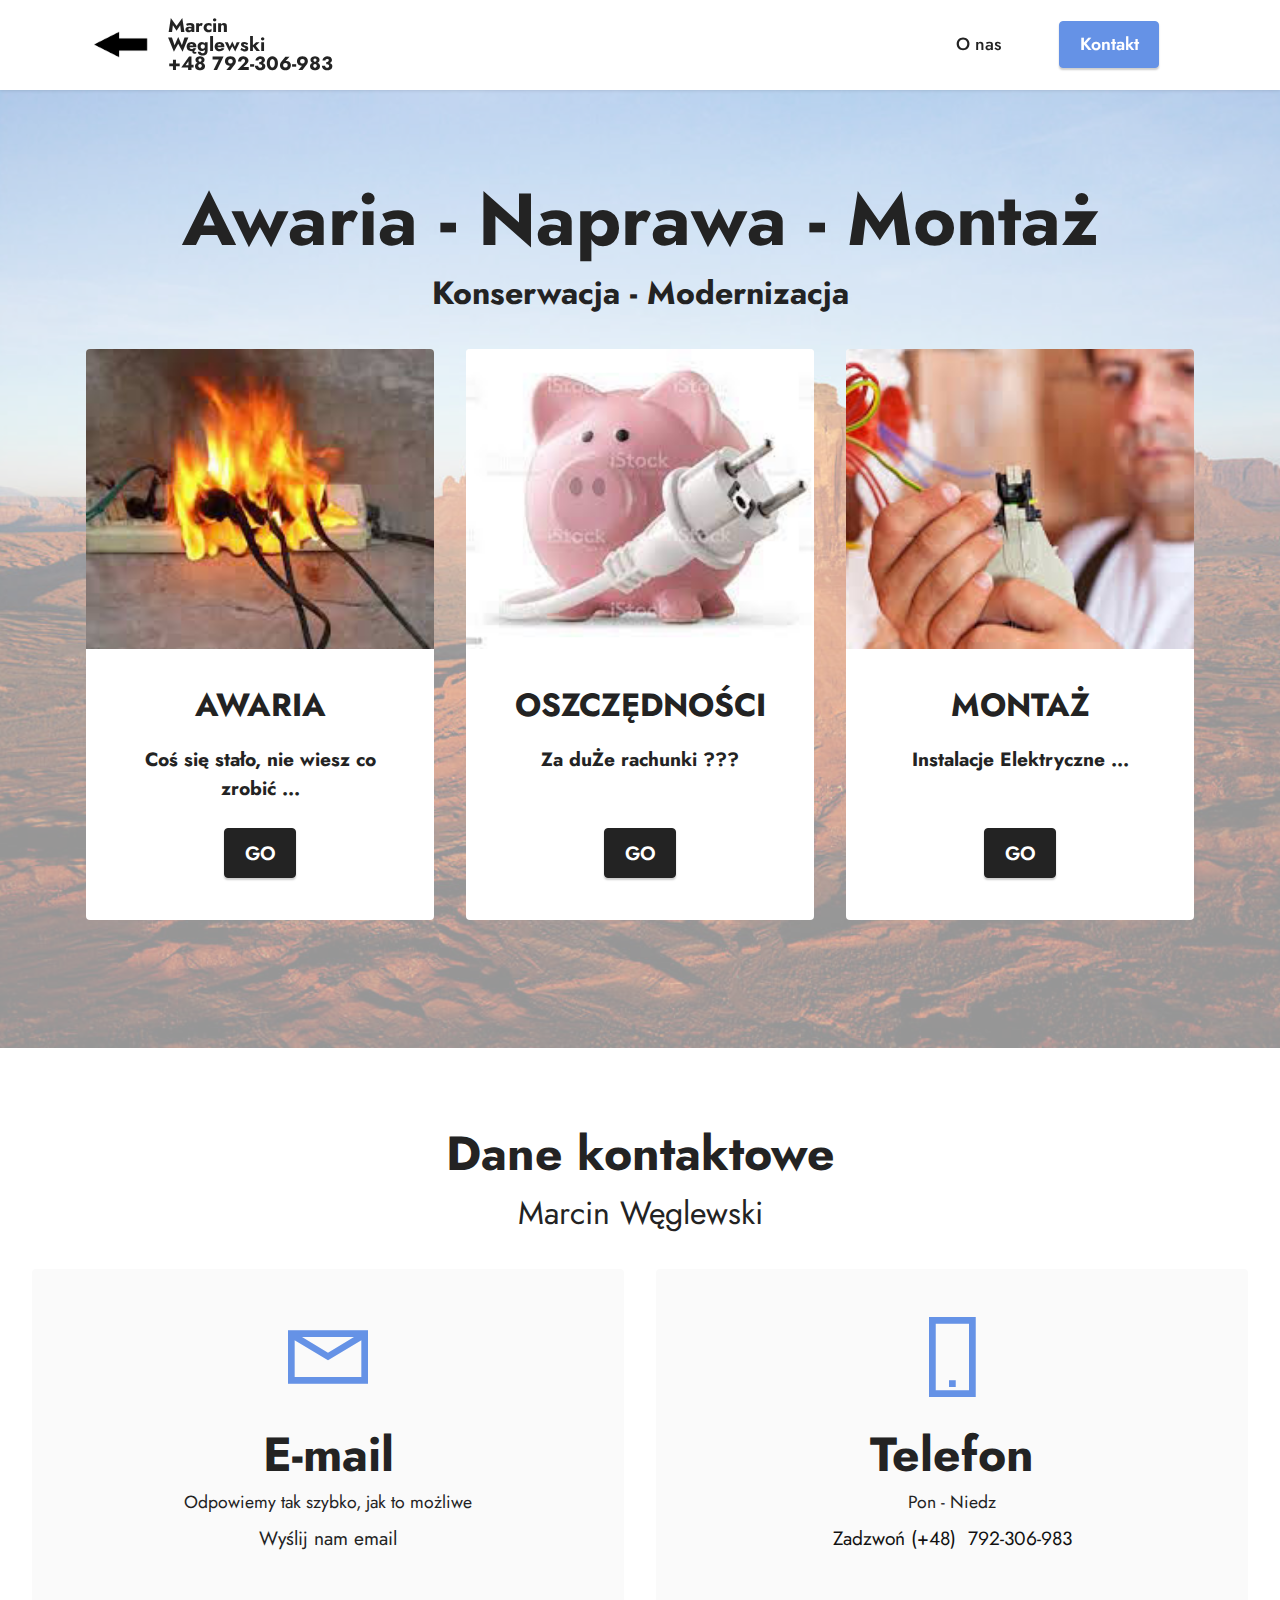
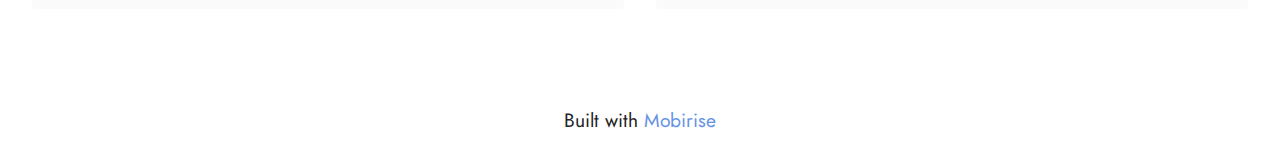
<file: index.html>
<!DOCTYPE html>
<html  >
<head>
  <!-- Site made with Mobirise Website Builder v5.6.8, https://mobirise.com -->
  <meta charset="UTF-8">
  <meta http-equiv="X-UA-Compatible" content="IE=edge">
  <meta name="generator" content="Mobirise v5.6.8, mobirise.com">
  <meta name="twitter:card" content="summary_large_image"/>
  <meta name="twitter:image:src" content="assets/images/index-meta.jpg">
  <meta property="og:image" content="assets/images/index-meta.jpg">
  <meta name="twitter:title" content="AwariaNaprawaMontaz">
  <meta name="viewport" content="width=device-width, initial-scale=1, minimum-scale=1">
  <link rel="shortcut icon" href="assets/images/strzalka-183x183.png" type="image/x-icon">
  <meta name="description" content="https://AwariaNaprawaMontaz.tech">
  
  
  <title>AwariaNaprawaMontaz</title>
  <link rel="stylesheet" href="assets/web/assets/mobirise-icons2/mobirise2.css">
  <link rel="stylesheet" href="assets/bootstrap/css/bootstrap.min.css">
  <link rel="stylesheet" href="assets/bootstrap/css/bootstrap-grid.min.css">
  <link rel="stylesheet" href="assets/bootstrap/css/bootstrap-reboot.min.css">
  <link rel="stylesheet" href="assets/web/assets/gdpr-plugin/gdpr-styles.css">
  <link rel="stylesheet" href="assets/dropdown/css/style.css">
  <link rel="stylesheet" href="assets/socicon/css/styles.css">
  <link rel="stylesheet" href="assets/theme/css/style.css">
  <link rel="preload" href="https://fonts.googleapis.com/css?family=Jost:100,200,300,400,500,600,700,800,900,100i,200i,300i,400i,500i,600i,700i,800i,900i&display=swap" as="style" onload="this.onload=null;this.rel='stylesheet'">
  <noscript><link rel="stylesheet" href="https://fonts.googleapis.com/css?family=Jost:100,200,300,400,500,600,700,800,900,100i,200i,300i,400i,500i,600i,700i,800i,900i&display=swap"></noscript>
  <link rel="preload" as="style" href="assets/mobirise/css/mbr-additional.css"><link rel="stylesheet" href="assets/mobirise/css/mbr-additional.css" type="text/css">
  
  
  
  
</head>
<body>

<!-- Analytics -->
https://AwariaNaprawaMontaz.com
<!-- /Analytics -->


  
  <section data-bs-version="5.1" class="menu menu1 cid-t57ikcYr4o" once="menu" id="menu1-0">
    

    <nav class="navbar navbar-dropdown navbar-fixed-top navbar-expand-lg">
        <div class="container">
            <div class="navbar-brand">
                <span class="navbar-logo">
                    
                        <a href="index.html"><img src="assets/images/strzalka-183x183.png" alt="https://AwariaNaprawaMontaz.com" style="height: 4.3rem;"></a>
                    
                </span>
                <span class="navbar-caption-wrap"><a class="navbar-caption text-black text-primary display-7" href="index.html#contacts1-7">Marcin<br>Węglewski<br>+48 792-306-983</a></span>
            </div>
            <button class="navbar-toggler" type="button" data-toggle="collapse" data-bs-toggle="collapse" data-target="#navbarSupportedContent" data-bs-target="#navbarSupportedContent" aria-controls="navbarNavAltMarkup" aria-expanded="false" aria-label="Toggle navigation">
                <div class="hamburger">
                    <span></span>
                    <span></span>
                    <span></span>
                    <span></span>
                </div>
            </button>
            <div class="collapse navbar-collapse" id="navbarSupportedContent">
                <ul class="navbar-nav nav-dropdown" data-app-modern-menu="true"><li class="nav-item"><a class="nav-link link text-black text-primary display-4" href="page4.html">
                            O nas</a></li></ul>
                
                <div class="navbar-buttons mbr-section-btn"><a class="btn btn-primary display-4" href="index.html#contacts1-7">Kontakt</a></div>
            </div>
        </div>
    </nav>
</section>

<section data-bs-version="5.1" class="features4 cid-t57iBuowxm" id="features4-2">
    
    <div class="mbr-overlay"></div>
    <div class="container">
        <div class="mbr-section-head">
            <h4 class="mbr-section-title mbr-fonts-style align-center mb-0 display-1"><strong>Awaria - Naprawa - Montaż</strong></h4>
            <h5 class="mbr-section-subtitle mbr-fonts-style align-center mb-0 mt-2 display-5"><strong>Konserwacja - Modernizacja</strong></h5>
        </div>
        <div class="row mt-4">
            <div class="item features-image сol-12 col-md-6 col-lg-4">
                <div class="item-wrapper">
                    <div class="item-img">
                        <img src="assets/images/images-285x177.jpg" alt="Builder1" title="">
                    </div>
                    <div class="item-content">
                        <h5 class="item-title mbr-fonts-style display-5"><strong>AWARIA</strong></h5>
                        
                        <p class="mbr-text mbr-fonts-style mt-3 display-7"><strong>Coś się stało, nie wiesz co zrobić ...</strong></p>
                    </div>
                    <div class="mbr-section-btn item-footer mt-2"><a href="page1.html" class="btn item-btn btn-black display-7">GO</a></div>
                </div>
            </div>
            <div class="item features-image сol-12 col-md-6 col-lg-4">
                <div class="item-wrapper">
                    <div class="item-img">
                        <img src="assets/images/pobrane-252x200.jpg" alt="Builder2" title="">
                    </div>
                    <div class="item-content">
                        <h5 class="item-title mbr-fonts-style display-5"><strong>OSZCZĘDNOŚCI</strong></h5>
                        
                        <p class="mbr-text mbr-fonts-style mt-3 display-7"><strong>Za duŻe rachunki ???</strong></p>
                    </div>
                    <div class="mbr-section-btn item-footer mt-2"><a href="page2.html" class="btn item-btn btn-black display-7">GO</a></div>
                </div>
            </div>
            <div class="item features-image сol-12 col-md-6 col-lg-4">
                <div class="item-wrapper">
                    <div class="item-img">
                        <img src="assets/images/images-1-292x172.jpg" alt="Builder" title="">
                    </div>
                    <div class="item-content">
                        <h5 class="item-title mbr-fonts-style display-5"><strong>MONTAŻ</strong></h5>
                        
                        <p class="mbr-text mbr-fonts-style mt-3 display-7"><strong>Instalacje Elektryczne ...</strong><br></p>
                    </div>
                    <div class="mbr-section-btn item-footer mt-2"><a href="page3.html" class="btn item-btn btn-black display-7">GO</a></div>
                </div>
            </div>

        </div>
    </div>
</section>

<section data-bs-version="5.1" class="contacts1 cid-t57yI9f0zG" id="contacts1-7">

    

    
    
    <div class="container-fluid">
        <div class="mbr-section-head">
            <h3 class="mbr-section-title mbr-fonts-style align-center mb-0 display-2"><strong>Dane kontaktowe</strong></h3>
            <h4 class="mbr-section-subtitle mbr-fonts-style align-center mb-0 mt-2 display-5">Marcin Węglewski<br></h4>
        </div>
        <div class="row justify-content-center mt-4">
            <div class="card col-12 col-lg-6">
                <div class="card-wrapper">
                    <div class="card-box align-center">
                        <div class="image-wrapper">
                            <a href="mailto:marcinweglewski.mw@gmail.com"><span class="mbr-iconfont mobi-mbri-letter mobi-mbri"></span></a>
                        </div>
                        <h4 class="card-title mbr-fonts-style mb-2 display-2">
                            <strong>E-mail</strong>
                        </h4>
                        <p class="mbr-text mbr-fonts-style mb-2 display-4">
                            Odpowiemy tak szybko, jak to możliwe</p>
                        <h5 class="link mbr-fonts-style display-7">Wyślij nam email</h5>
                    </div>
                </div>
            </div>
            <div class="card col-12 col-lg-6">
                <div class="card-wrapper">
                    <div class="card-box align-center">
                        <div class="image-wrapper">
                            <span class="mbr-iconfont mobi-mbri-mobile-2 mobi-mbri"></span>
                        </div>
                        <h4 class="card-title mbr-fonts-style align-center mb-2 display-2">
                            <strong>Telefon</strong>
                        </h4>
                        <p class="mbr-text mbr-fonts-style mb-2 display-4">
                            Pon - Niedz</p>
                        <h5 class="link mbr-black mbr-fonts-style display-7">Zadzwoń (+48)&nbsp; 792-306-983</h5>
                    </div>
                </div>
            </div>
        </div>
    </div>
</section><section class="display-7" style="padding: 0;align-items: center;justify-content: center;flex-wrap: wrap;    align-content: center;display: flex;position: relative;height: 4rem;"><a href="https://mobiri.se/" style="flex: 1 1;height: 4rem;position: absolute;width: 100%;z-index: 1;"><img alt="" style="height: 4rem;" src="[data-uri]"></a><p style="margin: 0;text-align: center;" class="display-7">Built with &#8204;</p><a style="z-index:1" href="https://mobirise.com">Mobirise </a></section><script src="assets/bootstrap/js/bootstrap.bundle.min.js"></script>  <script src="assets/smoothscroll/smooth-scroll.js"></script>  <script src="assets/ytplayer/index.js"></script>  <script src="assets/dropdown/js/navbar-dropdown.js"></script>  <script src="assets/theme/js/script.js"></script>  
  
  
</body>
</html>
</file>
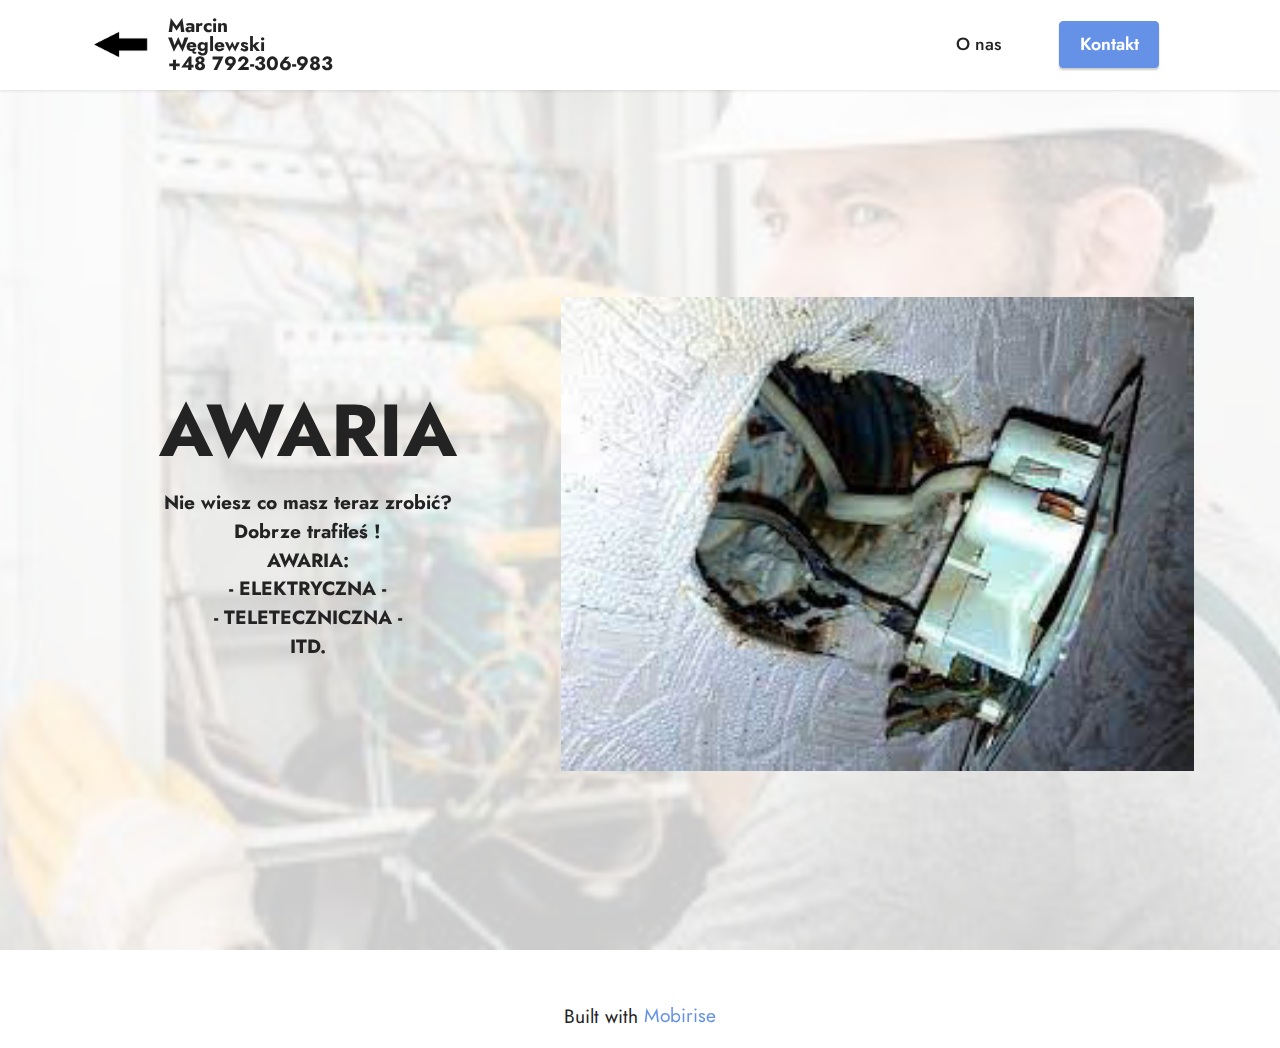
<file: page1.html>
<!DOCTYPE html>
<html  >
<head>
  <!-- Site made with Mobirise Website Builder v5.6.8, https://mobirise.com -->
  <meta charset="UTF-8">
  <meta http-equiv="X-UA-Compatible" content="IE=edge">
  <meta name="generator" content="Mobirise v5.6.8, mobirise.com">
  <meta name="twitter:card" content="summary_large_image"/>
  <meta name="twitter:image:src" content="">
  <meta property="og:image" content="">
  <meta name="twitter:title" content="AWARIA">
  <meta name="viewport" content="width=device-width, initial-scale=1, minimum-scale=1">
  <link rel="shortcut icon" href="assets/images/strzalka-183x183.png" type="image/x-icon">
  <meta name="description" content="AWARIA">
  
  
  <title>AWARIA</title>
  <link rel="stylesheet" href="assets/bootstrap/css/bootstrap.min.css">
  <link rel="stylesheet" href="assets/bootstrap/css/bootstrap-grid.min.css">
  <link rel="stylesheet" href="assets/bootstrap/css/bootstrap-reboot.min.css">
  <link rel="stylesheet" href="assets/parallax/jarallax.css">
  <link rel="stylesheet" href="assets/web/assets/gdpr-plugin/gdpr-styles.css">
  <link rel="stylesheet" href="assets/dropdown/css/style.css">
  <link rel="stylesheet" href="assets/socicon/css/styles.css">
  <link rel="stylesheet" href="assets/theme/css/style.css">
  <link rel="preload" href="https://fonts.googleapis.com/css?family=Jost:100,200,300,400,500,600,700,800,900,100i,200i,300i,400i,500i,600i,700i,800i,900i&display=swap" as="style" onload="this.onload=null;this.rel='stylesheet'">
  <noscript><link rel="stylesheet" href="https://fonts.googleapis.com/css?family=Jost:100,200,300,400,500,600,700,800,900,100i,200i,300i,400i,500i,600i,700i,800i,900i&display=swap"></noscript>
  <link rel="preload" as="style" href="assets/mobirise/css/mbr-additional.css"><link rel="stylesheet" href="assets/mobirise/css/mbr-additional.css" type="text/css">
  
  
  
  
</head>
<body>

<!-- Analytics -->
https://AwariaNaprawaMontaz.com
<!-- /Analytics -->


  
  <section data-bs-version="5.1" class="menu menu1 cid-t57ikcYr4o" once="menu" id="menu1-8">
    

    <nav class="navbar navbar-dropdown navbar-fixed-top navbar-expand-lg">
        <div class="container">
            <div class="navbar-brand">
                <span class="navbar-logo">
                    
                        <a href="index.html"><img src="assets/images/strzalka-183x183.png" alt="https://AwariaNaprawaMontaz.com" style="height: 4.3rem;"></a>
                    
                </span>
                <span class="navbar-caption-wrap"><a class="navbar-caption text-black text-primary display-7" href="index.html#contacts1-7">Marcin<br>Węglewski<br>+48 792-306-983</a></span>
            </div>
            <button class="navbar-toggler" type="button" data-toggle="collapse" data-bs-toggle="collapse" data-target="#navbarSupportedContent" data-bs-target="#navbarSupportedContent" aria-controls="navbarNavAltMarkup" aria-expanded="false" aria-label="Toggle navigation">
                <div class="hamburger">
                    <span></span>
                    <span></span>
                    <span></span>
                    <span></span>
                </div>
            </button>
            <div class="collapse navbar-collapse" id="navbarSupportedContent">
                <ul class="navbar-nav nav-dropdown" data-app-modern-menu="true"><li class="nav-item"><a class="nav-link link text-black text-primary display-4" href="page4.html">
                            O nas</a></li></ul>
                
                <div class="navbar-buttons mbr-section-btn"><a class="btn btn-primary display-4" href="index.html#contacts1-7">Kontakt</a></div>
            </div>
        </div>
    </nav>
</section>

<section data-bs-version="5.1" class="header14 cid-t57Amrjc66 mbr-fullscreen mbr-parallax-background" id="header14-c">

    

    
    <div class="mbr-overlay" style="opacity: 0.8; background-color: rgb(255, 255, 255);"></div>

    <div class="container">
        <div class="row justify-content-center align-items-center">
            <div class="col-12 col-md-7 image-wrapper">
                <img src="assets/images/images-4-259x194.jpg" alt=" Builder4">
            </div>
            <div class="col-12 col-md">
                <div class="text-wrapper">
                    <h1 class="mbr-section-title mbr-fonts-style mb-3 display-1">
                        <strong>AWARIA</strong></h1>
                    <p class="mbr-text mbr-fonts-style display-7"><strong>Nie wiesz co masz teraz zrobić?<br>Dobrze trafiłeś !<br>AWARIA:
<br>- ELEKTRYCZNA -
<br>- TELETECZNICZNA -
<br>ITD.</strong></p>
                    
                </div>
            </div>
        </div>
    </div>
</section><section class="display-7" style="padding: 0;align-items: center;justify-content: center;flex-wrap: wrap;    align-content: center;display: flex;position: relative;height: 4rem;"><a href="https://mobiri.se/" style="flex: 1 1;height: 4rem;position: absolute;width: 100%;z-index: 1;"><img alt="" style="height: 4rem;" src="[data-uri]"></a><p style="margin: 0;text-align: center;" class="display-7">Built with &#8204;</p><a style="z-index:1" href="https://mobirise.com">Mobirise </a></section><script src="assets/bootstrap/js/bootstrap.bundle.min.js"></script>  <script src="assets/parallax/jarallax.js"></script>  <script src="assets/smoothscroll/smooth-scroll.js"></script>  <script src="assets/ytplayer/index.js"></script>  <script src="assets/dropdown/js/navbar-dropdown.js"></script>  <script src="assets/theme/js/script.js"></script>  
  
  
</body>
</html>
</file>
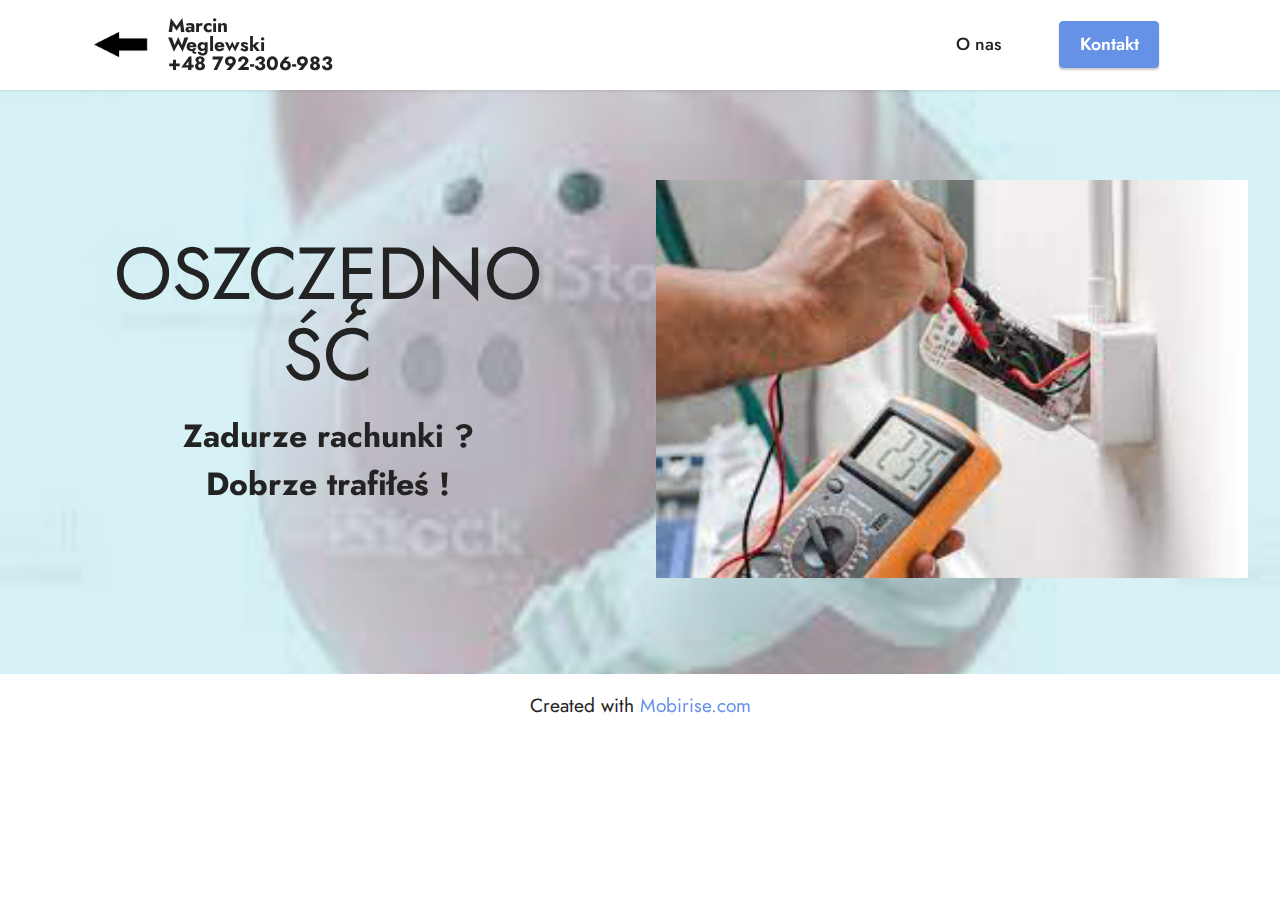
<file: page2.html>
<!DOCTYPE html>
<html  >
<head>
  <!-- Site made with Mobirise Website Builder v5.6.8, https://mobirise.com -->
  <meta charset="UTF-8">
  <meta http-equiv="X-UA-Compatible" content="IE=edge">
  <meta name="generator" content="Mobirise v5.6.8, mobirise.com">
  <meta name="twitter:card" content="summary_large_image"/>
  <meta name="twitter:image:src" content="">
  <meta property="og:image" content="">
  <meta name="twitter:title" content="OSZCZĘDNOŚĆ">
  <meta name="viewport" content="width=device-width, initial-scale=1, minimum-scale=1">
  <link rel="shortcut icon" href="assets/images/strzalka-183x183.png" type="image/x-icon">
  <meta name="description" content="OSZCZĘDNOŚĆ">
  
  
  <title>OSZCZĘDNOŚĆ</title>
  <link rel="stylesheet" href="assets/bootstrap/css/bootstrap.min.css">
  <link rel="stylesheet" href="assets/bootstrap/css/bootstrap-grid.min.css">
  <link rel="stylesheet" href="assets/bootstrap/css/bootstrap-reboot.min.css">
  <link rel="stylesheet" href="assets/parallax/jarallax.css">
  <link rel="stylesheet" href="assets/web/assets/gdpr-plugin/gdpr-styles.css">
  <link rel="stylesheet" href="assets/dropdown/css/style.css">
  <link rel="stylesheet" href="assets/socicon/css/styles.css">
  <link rel="stylesheet" href="assets/theme/css/style.css">
  <link rel="preload" href="https://fonts.googleapis.com/css?family=Jost:100,200,300,400,500,600,700,800,900,100i,200i,300i,400i,500i,600i,700i,800i,900i&display=swap" as="style" onload="this.onload=null;this.rel='stylesheet'">
  <noscript><link rel="stylesheet" href="https://fonts.googleapis.com/css?family=Jost:100,200,300,400,500,600,700,800,900,100i,200i,300i,400i,500i,600i,700i,800i,900i&display=swap"></noscript>
  <link rel="preload" as="style" href="assets/mobirise/css/mbr-additional.css"><link rel="stylesheet" href="assets/mobirise/css/mbr-additional.css" type="text/css">
  
  
  
  
</head>
<body>

<!-- Analytics -->
https://AwariaNaprawaMontaz.com
<!-- /Analytics -->


  
  <section data-bs-version="5.1" class="menu menu1 cid-t57ikcYr4o" once="menu" id="menu1-9">
    

    <nav class="navbar navbar-dropdown navbar-fixed-top navbar-expand-lg">
        <div class="container">
            <div class="navbar-brand">
                <span class="navbar-logo">
                    
                        <a href="index.html"><img src="assets/images/strzalka-183x183.png" alt="https://AwariaNaprawaMontaz.com" style="height: 4.3rem;"></a>
                    
                </span>
                <span class="navbar-caption-wrap"><a class="navbar-caption text-black text-primary display-7" href="index.html#contacts1-7">Marcin<br>Węglewski<br>+48 792-306-983</a></span>
            </div>
            <button class="navbar-toggler" type="button" data-toggle="collapse" data-bs-toggle="collapse" data-target="#navbarSupportedContent" data-bs-target="#navbarSupportedContent" aria-controls="navbarNavAltMarkup" aria-expanded="false" aria-label="Toggle navigation">
                <div class="hamburger">
                    <span></span>
                    <span></span>
                    <span></span>
                    <span></span>
                </div>
            </button>
            <div class="collapse navbar-collapse" id="navbarSupportedContent">
                <ul class="navbar-nav nav-dropdown" data-app-modern-menu="true"><li class="nav-item"><a class="nav-link link text-black text-primary display-4" href="page4.html">
                            O nas</a></li></ul>
                
                <div class="navbar-buttons mbr-section-btn"><a class="btn btn-primary display-4" href="index.html#contacts1-7">Kontakt</a></div>
            </div>
        </div>
    </nav>
</section>

<section data-bs-version="5.1" class="header14 cid-t57BJaQXIx mbr-parallax-background" id="header14-d">

    

    
    <div class="mbr-overlay" style="opacity: 0.4; background-color: rgb(152, 222, 232);"></div>

    <div class="container-fluid">
        <div class="row justify-content-center align-items-center">
            <div class="col-12 col-md-6 image-wrapper">
                <img src="assets/images/images-3-274x184.jpg" alt="Builder5">
            </div>
            <div class="col-12 col-md">
                <div class="text-wrapper">
                    <h1 class="mbr-section-title mbr-fonts-style mb-3 display-1">
                        OSZCZĘDNOŚĆ</h1>
                    <p class="mbr-text mbr-fonts-style display-5"><strong>Zadurze rachunki ?<br>Dobrze trafiłeś !</strong></p>
                    
                </div>
            </div>
        </div>
    </div>
</section><section class="display-7" style="padding: 0;align-items: center;justify-content: center;flex-wrap: wrap;    align-content: center;display: flex;position: relative;height: 4rem;"><a href="https://mobiri.se/" style="flex: 1 1;height: 4rem;position: absolute;width: 100%;z-index: 1;"><img alt="" style="height: 4rem;" src="[data-uri]"></a><p style="margin: 0;text-align: center;" class="display-7">Created with &#8204;</p><a style="z-index:1" href="https://mobirise.com">Mobirise.com </a></section><script src="assets/bootstrap/js/bootstrap.bundle.min.js"></script>  <script src="assets/parallax/jarallax.js"></script>  <script src="assets/smoothscroll/smooth-scroll.js"></script>  <script src="assets/ytplayer/index.js"></script>  <script src="assets/dropdown/js/navbar-dropdown.js"></script>  <script src="assets/theme/js/script.js"></script>  
  
  
</body>
</html>
</file>
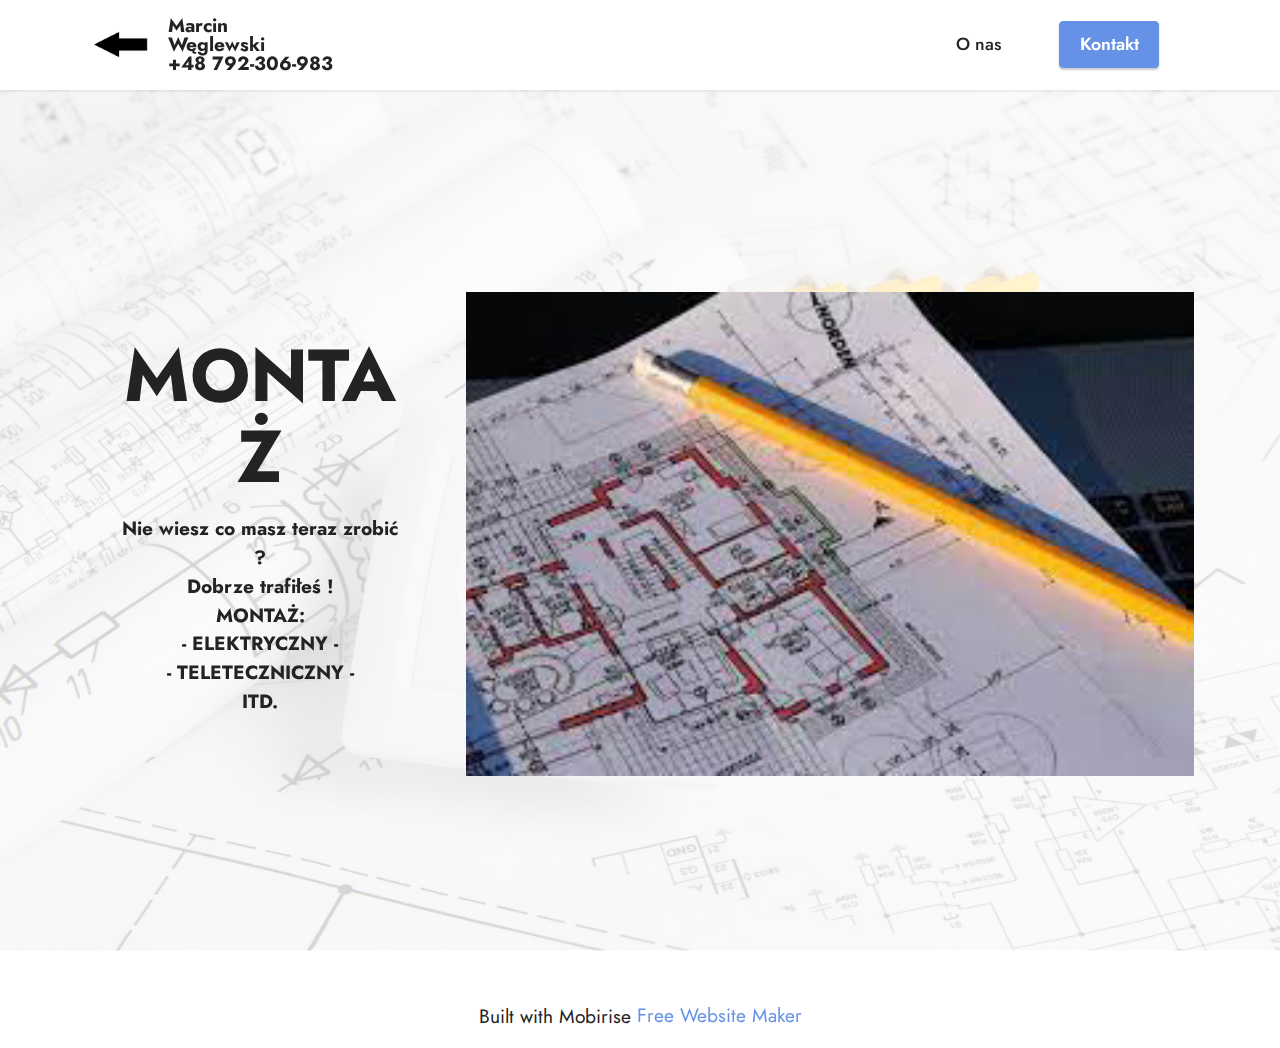
<file: page3.html>
<!DOCTYPE html>
<html  >
<head>
  <!-- Site made with Mobirise Website Builder v5.6.8, https://mobirise.com -->
  <meta charset="UTF-8">
  <meta http-equiv="X-UA-Compatible" content="IE=edge">
  <meta name="generator" content="Mobirise v5.6.8, mobirise.com">
  <meta name="twitter:card" content="summary_large_image"/>
  <meta name="twitter:image:src" content="">
  <meta property="og:image" content="">
  <meta name="twitter:title" content="MONTAŻ">
  <meta name="viewport" content="width=device-width, initial-scale=1, minimum-scale=1">
  <link rel="shortcut icon" href="assets/images/strzalka-183x183.png" type="image/x-icon">
  <meta name="description" content="MONTAŻ">
  
  
  <title>MONTAŻ</title>
  <link rel="stylesheet" href="assets/bootstrap/css/bootstrap.min.css">
  <link rel="stylesheet" href="assets/bootstrap/css/bootstrap-grid.min.css">
  <link rel="stylesheet" href="assets/bootstrap/css/bootstrap-reboot.min.css">
  <link rel="stylesheet" href="assets/parallax/jarallax.css">
  <link rel="stylesheet" href="assets/web/assets/gdpr-plugin/gdpr-styles.css">
  <link rel="stylesheet" href="assets/dropdown/css/style.css">
  <link rel="stylesheet" href="assets/socicon/css/styles.css">
  <link rel="stylesheet" href="assets/theme/css/style.css">
  <link rel="preload" href="https://fonts.googleapis.com/css?family=Jost:100,200,300,400,500,600,700,800,900,100i,200i,300i,400i,500i,600i,700i,800i,900i&display=swap" as="style" onload="this.onload=null;this.rel='stylesheet'">
  <noscript><link rel="stylesheet" href="https://fonts.googleapis.com/css?family=Jost:100,200,300,400,500,600,700,800,900,100i,200i,300i,400i,500i,600i,700i,800i,900i&display=swap"></noscript>
  <link rel="preload" as="style" href="assets/mobirise/css/mbr-additional.css"><link rel="stylesheet" href="assets/mobirise/css/mbr-additional.css" type="text/css">
  
  
  
  
</head>
<body>

<!-- Analytics -->
https://AwariaNaprawaMontaz.com
<!-- /Analytics -->


  
  <section data-bs-version="5.1" class="menu menu1 cid-t57ikcYr4o" once="menu" id="menu1-a">
    

    <nav class="navbar navbar-dropdown navbar-fixed-top navbar-expand-lg">
        <div class="container">
            <div class="navbar-brand">
                <span class="navbar-logo">
                    
                        <a href="index.html"><img src="assets/images/strzalka-183x183.png" alt="https://AwariaNaprawaMontaz.com" style="height: 4.3rem;"></a>
                    
                </span>
                <span class="navbar-caption-wrap"><a class="navbar-caption text-black text-primary display-7" href="index.html#contacts1-7">Marcin<br>Węglewski<br>+48 792-306-983</a></span>
            </div>
            <button class="navbar-toggler" type="button" data-toggle="collapse" data-bs-toggle="collapse" data-target="#navbarSupportedContent" data-bs-target="#navbarSupportedContent" aria-controls="navbarNavAltMarkup" aria-expanded="false" aria-label="Toggle navigation">
                <div class="hamburger">
                    <span></span>
                    <span></span>
                    <span></span>
                    <span></span>
                </div>
            </button>
            <div class="collapse navbar-collapse" id="navbarSupportedContent">
                <ul class="navbar-nav nav-dropdown" data-app-modern-menu="true"><li class="nav-item"><a class="nav-link link text-black text-primary display-4" href="page4.html">
                            O nas</a></li></ul>
                
                <div class="navbar-buttons mbr-section-btn"><a class="btn btn-primary display-4" href="index.html#contacts1-7">Kontakt</a></div>
            </div>
        </div>
    </nav>
</section>

<section data-bs-version="5.1" class="header14 cid-t57CBG1Jzn mbr-fullscreen mbr-parallax-background" id="header14-e">

    

    
    <div class="mbr-overlay" style="opacity: 0.8; background-color: rgb(255, 255, 255);"></div>

    <div class="container">
        <div class="row justify-content-center align-items-center">
            <div class="col-12 col-md-8 image-wrapper">
                <img src="assets/images/images-5-275x183.jpg" alt=" Website ">
            </div>
            <div class="col-12 col-md">
                <div class="text-wrapper">
                    <h1 class="mbr-section-title mbr-fonts-style mb-3 display-1">
                        <strong>MONTAŻ</strong></h1>
                    <p class="mbr-text mbr-fonts-style display-7"><strong>Nie wiesz co masz teraz zrobić ?<br>Dobrze trafiłeś !<br>MONTAŻ:
<br>- ELEKTRYCZNY -
<br>- TELETECZNICZNY -
<br>ITD.</strong></p>
                    
                </div>
            </div>
        </div>
    </div>
</section><section class="display-7" style="padding: 0;align-items: center;justify-content: center;flex-wrap: wrap;    align-content: center;display: flex;position: relative;height: 4rem;"><a href="https://mobiri.se/" style="flex: 1 1;height: 4rem;position: absolute;width: 100%;z-index: 1;"><img alt="" style="height: 4rem;" src="[data-uri]"></a><p style="margin: 0;text-align: center;" class="display-7">Built with Mobirise &#8204;</p><a style="z-index:1" href="https://mobirise.com/website-maker.html">Free Website Maker</a></section><script src="assets/bootstrap/js/bootstrap.bundle.min.js"></script>  <script src="assets/parallax/jarallax.js"></script>  <script src="assets/smoothscroll/smooth-scroll.js"></script>  <script src="assets/ytplayer/index.js"></script>  <script src="assets/dropdown/js/navbar-dropdown.js"></script>  <script src="assets/theme/js/script.js"></script>  
  
  
</body>
</html>
</file>
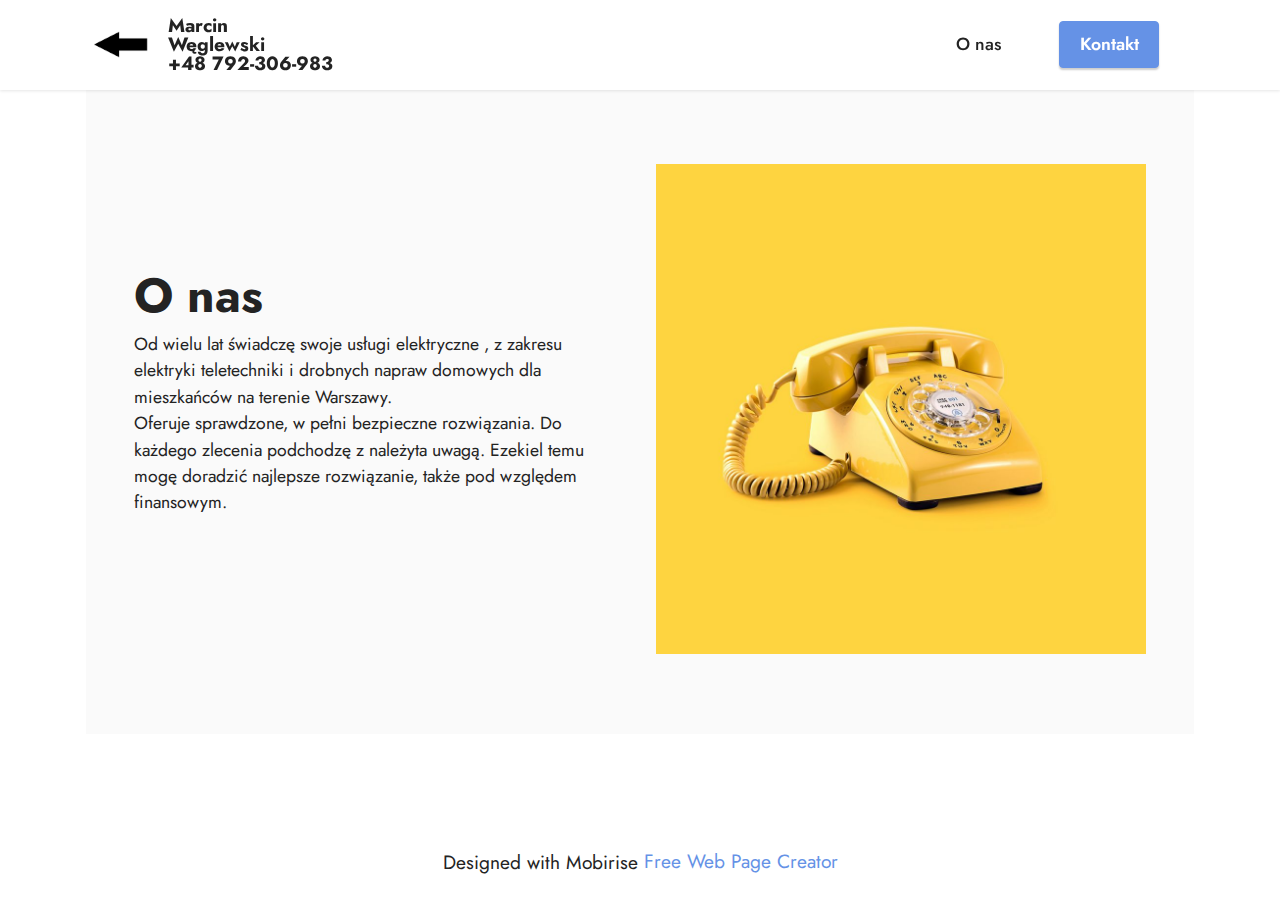
<file: page4.html>
<!DOCTYPE html>
<html  >
<head>
  <!-- Site made with Mobirise Website Builder v5.6.8, https://mobirise.com -->
  <meta charset="UTF-8">
  <meta http-equiv="X-UA-Compatible" content="IE=edge">
  <meta name="generator" content="Mobirise v5.6.8, mobirise.com">
  <meta name="twitter:card" content="summary_large_image"/>
  <meta name="twitter:image:src" content="https://AwariaNaprawaMontaz.com">
  <meta property="og:image" content="https://AwariaNaprawaMontaz.com">
  <meta name="twitter:title" content="Kontakt">
  <meta name="viewport" content="width=device-width, initial-scale=1, minimum-scale=1">
  <link rel="shortcut icon" href="assets/images/strzalka-183x183.png" type="image/x-icon">
  <meta name="description" content="https://AwariaNaprawaMontaz.com">
  
  
  <title>Kontakt</title>
  <link rel="stylesheet" href="assets/bootstrap/css/bootstrap.min.css">
  <link rel="stylesheet" href="assets/bootstrap/css/bootstrap-grid.min.css">
  <link rel="stylesheet" href="assets/bootstrap/css/bootstrap-reboot.min.css">
  <link rel="stylesheet" href="assets/web/assets/gdpr-plugin/gdpr-styles.css">
  <link rel="stylesheet" href="assets/dropdown/css/style.css">
  <link rel="stylesheet" href="assets/socicon/css/styles.css">
  <link rel="stylesheet" href="assets/theme/css/style.css">
  <link rel="preload" href="https://fonts.googleapis.com/css?family=Jost:100,200,300,400,500,600,700,800,900,100i,200i,300i,400i,500i,600i,700i,800i,900i&display=swap" as="style" onload="this.onload=null;this.rel='stylesheet'">
  <noscript><link rel="stylesheet" href="https://fonts.googleapis.com/css?family=Jost:100,200,300,400,500,600,700,800,900,100i,200i,300i,400i,500i,600i,700i,800i,900i&display=swap"></noscript>
  <link rel="preload" as="style" href="assets/mobirise/css/mbr-additional.css"><link rel="stylesheet" href="assets/mobirise/css/mbr-additional.css" type="text/css">
  
  
  
  
</head>
<body>

<!-- Analytics -->
https://AwariaNaprawaMontaz.com
<!-- /Analytics -->


  
  <section data-bs-version="5.1" class="menu menu1 cid-t57ikcYr4o" once="menu" id="menu1-b">
    

    <nav class="navbar navbar-dropdown navbar-fixed-top navbar-expand-lg">
        <div class="container">
            <div class="navbar-brand">
                <span class="navbar-logo">
                    
                        <a href="index.html"><img src="assets/images/strzalka-183x183.png" alt="https://AwariaNaprawaMontaz.com" style="height: 4.3rem;"></a>
                    
                </span>
                <span class="navbar-caption-wrap"><a class="navbar-caption text-black text-primary display-7" href="index.html#contacts1-7">Marcin<br>Węglewski<br>+48 792-306-983</a></span>
            </div>
            <button class="navbar-toggler" type="button" data-toggle="collapse" data-bs-toggle="collapse" data-target="#navbarSupportedContent" data-bs-target="#navbarSupportedContent" aria-controls="navbarNavAltMarkup" aria-expanded="false" aria-label="Toggle navigation">
                <div class="hamburger">
                    <span></span>
                    <span></span>
                    <span></span>
                    <span></span>
                </div>
            </button>
            <div class="collapse navbar-collapse" id="navbarSupportedContent">
                <ul class="navbar-nav nav-dropdown" data-app-modern-menu="true"><li class="nav-item"><a class="nav-link link text-black text-primary display-4" href="page4.html">
                            O nas</a></li></ul>
                
                <div class="navbar-buttons mbr-section-btn"><a class="btn btn-primary display-4" href="index.html#contacts1-7">Kontakt</a></div>
            </div>
        </div>
    </nav>
</section>

<section data-bs-version="5.1" class="features15 cid-t6pm1oWrl1" id="features16-f">

    

    
    
    <div class="container">
        <div class="content-wrapper">
            <div class="row align-items-center">
                <div class="col-12 col-lg">
                    <div class="text-wrapper">
                        <h6 class="card-title mbr-fonts-style display-2">
                            <strong>O nas</strong></h6>
                        <p class="mbr-text mbr-fonts-style mb-4 display-4">Od wielu lat świadczę swoje usługi elektryczne , z zakresu elektryki teletechniki i drobnych napraw domowych dla mieszkańców na terenie Warszawy.&nbsp;<br>Oferuje sprawdzone, w pełni bezpieczne rozwiązania. Do każdego zlecenia podchodzę z należyta uwagą. Ezekiel temu mogę doradzić najlepsze rozwiązanie, także pod względem finansowym.</p>
                        
                    </div>
                </div>
                <div class="col-12 col-lg-6">
                    <div class="image-wrapper">
                        <img src="assets/images/sq2.jpg" alt="Mobirise Website Builder">
                    </div>
                </div>
            </div>
        </div>
    </div>
</section><section class="display-7" style="padding: 0;align-items: center;justify-content: center;flex-wrap: wrap;    align-content: center;display: flex;position: relative;height: 4rem;"><a href="https://mobiri.se/" style="flex: 1 1;height: 4rem;position: absolute;width: 100%;z-index: 1;"><img alt="" style="height: 4rem;" src="[data-uri]"></a><p style="margin: 0;text-align: center;" class="display-7">Designed with Mobirise &#8204;</p><a style="z-index:1" href="https://mobirise.com/web-page-maker.html">Free Web Page Creator</a></section><script src="assets/bootstrap/js/bootstrap.bundle.min.js"></script>  <script src="assets/smoothscroll/smooth-scroll.js"></script>  <script src="assets/ytplayer/index.js"></script>  <script src="assets/dropdown/js/navbar-dropdown.js"></script>  <script src="assets/theme/js/script.js"></script>  
  
  
</body>
</html>
</file>
<file: assets/web/assets/mobirise-icons2/mobirise2.css>
@font-face {
  font-family: 'Moririse2';
  font-display: swap;
  src:  url('mobirise2.eot?f2bix4');
  src:  url('mobirise2.eot?f2bix4#iefix') format('embedded-opentype'),
    url('mobirise2.ttf?f2bix4') format('truetype'),
    url('mobirise2.woff?f2bix4') format('woff'),
    url('mobirise2.svg?f2bix4#mobirise2') format('svg');
  font-weight: normal;
  font-style: normal;
}

[class^="mobi-"], [class*=" mobi-"] {
  /* use !important to prevent issues with browser extensions that change fonts */
  font-family: 'Moririse2' !important;
  speak: none;
  font-style: normal;
  font-weight: normal;
  font-variant: normal;
  text-transform: none;
  line-height: 1;

  /* Better Font Rendering =========== */
  -webkit-font-smoothing: antialiased;
  -moz-osx-font-smoothing: grayscale;
}

.mobi-mbri-add-submenu:before {
  content: "\e900";
}
.mobi-mbri-alert:before {
  content: "\e901";
}
.mobi-mbri-align-center:before {
  content: "\e902";
}
.mobi-mbri-align-justify:before {
  content: "\e903";
}
.mobi-mbri-align-left:before {
  content: "\e904";
}
.mobi-mbri-align-right:before {
  content: "\e905";
}
.mobi-mbri-android:before {
  content: "\e906";
}
.mobi-mbri-apple:before {
  content: "\e907";
}
.mobi-mbri-arrow-down:before {
  content: "\e908";
}
.mobi-mbri-arrow-next:before {
  content: "\e909";
}
.mobi-mbri-arrow-prev:before {
  content: "\e90a";
}
.mobi-mbri-arrow-up:before {
  content: "\e90b";
}
.mobi-mbri-bold:before {
  content: "\e90c";
}
.mobi-mbri-bookmark:before {
  content: "\e90d";
}
.mobi-mbri-bootstrap:before {
  content: "\e90e";
}
.mobi-mbri-briefcase:before {
  content: "\e90f";
}
.mobi-mbri-browse:before {
  content: "\e910";
}
.mobi-mbri-bulleted-list:before {
  content: "\e911";
}
.mobi-mbri-calendar:before {
  content: "\e912";
}
.mobi-mbri-camera:before {
  content: "\e913";
}
.mobi-mbri-cart-add:before {
  content: "\e914";
}
.mobi-mbri-cart-full:before {
  content: "\e915";
}
.mobi-mbri-cash:before {
  content: "\e916";
}
.mobi-mbri-change-style:before {
  content: "\e917";
}
.mobi-mbri-chat:before {
  content: "\e918";
}
.mobi-mbri-clock:before {
  content: "\e919";
}
.mobi-mbri-close:before {
  content: "\e91a";
}
.mobi-mbri-cloud:before {
  content: "\e91b";
}
.mobi-mbri-code:before {
  content: "\e91c";
}
.mobi-mbri-contact-form:before {
  content: "\e91d";
}
.mobi-mbri-credit-card:before {
  content: "\e91e";
}
.mobi-mbri-cursor-click:before {
  content: "\e91f";
}
.mobi-mbri-cust-feedback:before {
  content: "\e920";
}
.mobi-mbri-database:before {
  content: "\e921";
}
.mobi-mbri-delivery:before {
  content: "\e922";
}
.mobi-mbri-desktop:before {
  content: "\e923";
}
.mobi-mbri-devices:before {
  content: "\e924";
}
.mobi-mbri-down:before {
  content: "\e925";
}
.mobi-mbri-download-2:before {
  content: "\e926";
}
.mobi-mbri-download:before {
  content: "\e927";
}
.mobi-mbri-drag-n-drop-2:before {
  content: "\e928";
}
.mobi-mbri-drag-n-drop:before {
  content: "\e929";
}
.mobi-mbri-edit-2:before {
  content: "\e92a";
}
.mobi-mbri-edit:before {
  content: "\e92b";
}
.mobi-mbri-error:before {
  content: "\e92c";
}
.mobi-mbri-extension:before {
  content: "\e92d";
}
.mobi-mbri-features:before {
  content: "\e92e";
}
.mobi-mbri-file:before {
  content: "\e92f";
}
.mobi-mbri-flag:before {
  content: "\e930";
}
.mobi-mbri-folder:before {
  content: "\e931";
}
.mobi-mbri-gift:before {
  content: "\e932";
}
.mobi-mbri-github:before {
  content: "\e933";
}
.mobi-mbri-globe-2:before {
  content: "\e934";
}
.mobi-mbri-globe:before {
  content: "\e935";
}
.mobi-mbri-growing-chart:before {
  content: "\e936";
}
.mobi-mbri-hearth:before {
  content: "\e937";
}
.mobi-mbri-help:before {
  content: "\e938";
}
.mobi-mbri-home:before {
  content: "\e939";
}
.mobi-mbri-hot-cup:before {
  content: "\e93a";
}
.mobi-mbri-idea:before {
  content: "\e93b";
}
.mobi-mbri-image-gallery:before {
  content: "\e93c";
}
.mobi-mbri-image-slider:before {
  content: "\e93d";
}
.mobi-mbri-info:before {
  content: "\e93e";
}
.mobi-mbri-italic:before {
  content: "\e93f";
}
.mobi-mbri-key:before {
  content: "\e940";
}
.mobi-mbri-laptop:before {
  content: "\e941";
}
.mobi-mbri-layers:before {
  content: "\e942";
}
.mobi-mbri-left-right:before {
  content: "\e943";
}
.mobi-mbri-left:before {
  content: "\e944";
}
.mobi-mbri-letter:before {
  content: "\e945";
}
.mobi-mbri-like:before {
  content: "\e946";
}
.mobi-mbri-link:before {
  content: "\e947";
}
.mobi-mbri-lock:before {
  content: "\e948";
}
.mobi-mbri-login:before {
  content: "\e949";
}
.mobi-mbri-logout:before {
  content: "\e94a";
}
.mobi-mbri-magic-stick:before {
  content: "\e94b";
}
.mobi-mbri-map-pin:before {
  content: "\e94c";
}
.mobi-mbri-menu:before {
  content: "\e94d";
}
.mobi-mbri-mobile-2:before {
  content: "\e94e";
}
.mobi-mbri-mobile-horizontal:before {
  content: "\e94f";
}
.mobi-mbri-mobile:before {
  content: "\e950";
}
.mobi-mbri-mobirise:before {
  content: "\e951";
}
.mobi-mbri-more-horizontal:before {
  content: "\e952";
}
.mobi-mbri-more-vertical:before {
  content: "\e953";
}
.mobi-mbri-music:before {
  content: "\e954";
}
.mobi-mbri-new-file:before {
  content: "\e955";
}
.mobi-mbri-numbered-list:before {
  content: "\e956";
}
.mobi-mbri-opened-folder:before {
  content: "\e957";
}
.mobi-mbri-pages:before {
  content: "\e958";
}
.mobi-mbri-paper-plane:before {
  content: "\e959";
}
.mobi-mbri-paperclip:before {
  content: "\e95a";
}
.mobi-mbri-phone:before {
  content: "\e95b";
}
.mobi-mbri-photo:before {
  content: "\e95c";
}
.mobi-mbri-photos:before {
  content: "\e95d";
}
.mobi-mbri-pin:before {
  content: "\e95e";
}
.mobi-mbri-play:before {
  content: "\e95f";
}
.mobi-mbri-plus:before {
  content: "\e960";
}
.mobi-mbri-preview:before {
  content: "\e961";
}
.mobi-mbri-print:before {
  content: "\e962";
}
.mobi-mbri-protect:before {
  content: "\e963";
}
.mobi-mbri-question:before {
  content: "\e964";
}
.mobi-mbri-quote-left:before {
  content: "\e965";
}
.mobi-mbri-quote-right:before {
  content: "\e966";
}
.mobi-mbri-redo:before {
  content: "\e967";
}
.mobi-mbri-refresh:before {
  content: "\e968";
}
.mobi-mbri-responsive-2:before {
  content: "\e969";
}
.mobi-mbri-responsive:before {
  content: "\e96a";
}
.mobi-mbri-right:before {
  content: "\e96b";
}
.mobi-mbri-rocket:before {
  content: "\e96c";
}
.mobi-mbri-sad-face:before {
  content: "\e96d";
}
.mobi-mbri-sale:before {
  content: "\e96e";
}
.mobi-mbri-save:before {
  content: "\e96f";
}
.mobi-mbri-search:before {
  content: "\e970";
}
.mobi-mbri-setting-2:before {
  content: "\e971";
}
.mobi-mbri-setting-3:before {
  content: "\e972";
}
.mobi-mbri-setting:before {
  content: "\e973";
}
.mobi-mbri-share:before {
  content: "\e974";
}
.mobi-mbri-shopping-bag:before {
  content: "\e975";
}
.mobi-mbri-shopping-basket:before {
  content: "\e976";
}
.mobi-mbri-shopping-cart:before {
  content: "\e977";
}
.mobi-mbri-sites:before {
  content: "\e978";
}
.mobi-mbri-smile-face:before {
  content: "\e979";
}
.mobi-mbri-speed:before {
  content: "\e97a";
}
.mobi-mbri-star:before {
  content: "\e97b";
}
.mobi-mbri-success:before {
  content: "\e97c";
}
.mobi-mbri-sun:before {
  content: "\e97d";
}
.mobi-mbri-sun2:before {
  content: "\e97e";
}
.mobi-mbri-tablet-vertical:before {
  content: "\e97f";
}
.mobi-mbri-tablet:before {
  content: "\e980";
}
.mobi-mbri-target:before {
  content: "\e981";
}
.mobi-mbri-timer:before {
  content: "\e982";
}
.mobi-mbri-to-ftp:before {
  content: "\e983";
}
.mobi-mbri-to-local-drive:before {
  content: "\e984";
}
.mobi-mbri-touch-swipe:before {
  content: "\e985";
}
.mobi-mbri-touch:before {
  content: "\e986";
}
.mobi-mbri-trash:before {
  content: "\e987";
}
.mobi-mbri-underline:before {
  content: "\e988";
}
.mobi-mbri-undo:before {
  content: "\e989";
}
.mobi-mbri-unlink:before {
  content: "\e98a";
}
.mobi-mbri-unlock:before {
  content: "\e98b";
}
.mobi-mbri-up-down:before {
  content: "\e98c";
}
.mobi-mbri-up:before {
  content: "\e98d";
}
.mobi-mbri-update:before {
  content: "\e98e";
}
.mobi-mbri-upload-2:before {
  content: "\e98f";
}
.mobi-mbri-upload:before {
  content: "\e990";
}
.mobi-mbri-user-2:before {
  content: "\e991";
}
.mobi-mbri-user:before {
  content: "\e992";
}
.mobi-mbri-users:before {
  content: "\e993";
}
.mobi-mbri-video-play:before {
  content: "\e994";
}
.mobi-mbri-video:before {
  content: "\e995";
}
.mobi-mbri-watch:before {
  content: "\e996";
}
.mobi-mbri-website-theme-2:before {
  content: "\e997";
}
.mobi-mbri-website-theme:before {
  content: "\e998";
}
.mobi-mbri-wifi:before {
  content: "\e999";
}
.mobi-mbri-windows:before {
  content: "\e99a";
}
.mobi-mbri-zoom-in:before {
  content: "\e99b";
}
.mobi-mbri-zoom-out:before {
  content: "\e99c";
}
</file>
<file: assets/web/assets/gdpr-plugin/gdpr-styles.css>
.gdpr-block {
    padding: 10px;
    font-size: 14px;
    display: block;
    width: 100%;
    text-align: center;
}
.gdpr-block.covert {
	display: none;
}
.textGDPR {
    position: relative;
}
.gdpr-block label span.textGDPR input[name='gdpr']{
    width: 15px;
    height: 15px;
    margin: 0;
    position: absolute;
    top: 3px;
    left: -20px;
}
.gdpr-block label {
    color: #a7a7a7;
    vertical-align: middle;
    user-select: none;
    margin-bottom: 0;
}
</file>
<file: assets/dropdown/css/style.css>
.navbar-dropdown {
  left: 0;
  padding: 0;
  position: absolute;
  right: 0;
  top: 0;
  transition: all 0.45s ease;
  z-index: 1030;
  background: #282828; }
  .navbar-dropdown .navbar-logo {
    margin-right: 0.8rem;
    transition: margin 0.3s ease-in-out;
    vertical-align: middle; }
    .navbar-dropdown .navbar-logo img {
      height: 3.125rem;
      transition: all 0.3s ease-in-out; }
    .navbar-dropdown .navbar-logo.mbr-iconfont {
      font-size: 3.125rem;
      line-height: 3.125rem; }
  .navbar-dropdown .navbar-caption {
    font-weight: 700;
    white-space: normal;
    vertical-align: -4px;
    line-height: 3.125rem !important; }
    .navbar-dropdown .navbar-caption, .navbar-dropdown .navbar-caption:hover {
      color: inherit;
      text-decoration: none; }
  .navbar-dropdown .mbr-iconfont + .navbar-caption {
    vertical-align: -1px; }
  .navbar-dropdown.navbar-fixed-top {
    position: fixed; }
  .navbar-dropdown .navbar-brand span {
    vertical-align: -4px; }
  .navbar-dropdown.bg-color.transparent {
    background: none; }
  .navbar-dropdown.navbar-short .navbar-brand {
    padding: 0.625rem 0; }
    .navbar-dropdown.navbar-short .navbar-brand span {
      vertical-align: -1px; }
  .navbar-dropdown.navbar-short .navbar-caption {
    line-height: 2.375rem !important;
    vertical-align: -2px; }
  .navbar-dropdown.navbar-short .navbar-logo {
    margin-right: 0.5rem; }
    .navbar-dropdown.navbar-short .navbar-logo img {
      height: 2.375rem; }
    .navbar-dropdown.navbar-short .navbar-logo.mbr-iconfont {
      font-size: 2.375rem;
      line-height: 2.375rem; }
  .navbar-dropdown.navbar-short .mbr-table-cell {
    height: 3.625rem; }
  .navbar-dropdown .navbar-close {
    left: 0.6875rem;
    position: fixed;
    top: 0.75rem;
    z-index: 1000; }
  .navbar-dropdown .hamburger-icon {
    content: "";
    display: inline-block;
    vertical-align: middle;
    width: 16px;
    -webkit-box-shadow: 0 -6px 0 1px #282828,0 0 0 1px #282828,0 6px 0 1px #282828;
    -moz-box-shadow: 0 -6px 0 1px #282828,0 0 0 1px #282828,0 6px 0 1px #282828;
    box-shadow: 0 -6px 0 1px #282828,0 0 0 1px #282828,0 6px 0 1px #282828; }

.dropdown-menu .dropdown-toggle[data-toggle="dropdown-submenu"]::after {
  border-bottom: 0.35em solid transparent;
  border-left: 0.35em solid;
  border-right: 0;
  border-top: 0.35em solid transparent;
  margin-left: 0.3rem; }

.dropdown-menu .dropdown-item:focus {
  outline: 0; }

.nav-dropdown {
  font-size: 0.75rem;
  font-weight: 500;
  height: auto !important; }
  .nav-dropdown .nav-btn {
    padding-left: 1rem; }
  .nav-dropdown .link {
    margin: .667em 1.667em;
    font-weight: 500;
    padding: 0;
    transition: color .2s ease-in-out; }
    .nav-dropdown .link.dropdown-toggle {
      margin-right: 2.583em; }
      .nav-dropdown .link.dropdown-toggle::after {
        margin-left: .25rem;
        border-top: 0.35em solid;
        border-right: 0.35em solid transparent;
        border-left: 0.35em solid transparent;
        border-bottom: 0; }
      .nav-dropdown .link.dropdown-toggle[aria-expanded="true"] {
        margin: 0;
        padding: 0.667em 3.263em  0.667em 1.667em; }
  .nav-dropdown .link::after,
  .nav-dropdown .dropdown-item::after {
    color: inherit; }
  .nav-dropdown .btn {
    font-size: 0.75rem;
    font-weight: 700;
    letter-spacing: 0;
    margin-bottom: 0;
    padding-left: 1.25rem;
    padding-right: 1.25rem; }
  .nav-dropdown .dropdown-menu {
    border-radius: 0;
    border: 0;
    left: 0;
    margin: 0;
    padding-bottom: 1.25rem;
    padding-top: 1.25rem;
    position: relative; }
  .nav-dropdown .dropdown-submenu {
    margin-left: 0.125rem;
    top: 0; }
  .nav-dropdown .dropdown-item {
    font-weight: 500;
    line-height: 2;
    padding: 0.3846em 4.615em 0.3846em 1.5385em;
    position: relative;
    transition: color .2s ease-in-out, background-color .2s ease-in-out; }
    .nav-dropdown .dropdown-item::after {
      margin-top: -0.3077em;
      position: absolute;
      right: 1.1538em;
      top: 50%; }
    .nav-dropdown .dropdown-item:focus, .nav-dropdown .dropdown-item:hover {
      background: none; }

@media (max-width: 767px) {
  .nav-dropdown.navbar-toggleable-sm {
    bottom: 0;
    display: none;
    left: 0;
    overflow-x: hidden;
    position: fixed;
    top: 0;
    transform: translateX(-100%);
    -ms-transform: translateX(-100%);
    -webkit-transform: translateX(-100%);
    width: 18.75rem;
    z-index: 999; } }
.nav-dropdown.navbar-toggleable-xl {
  bottom: 0;
  display: none;
  left: 0;
  overflow-x: hidden;
  position: fixed;
  top: 0;
  transform: translateX(-100%);
  -ms-transform: translateX(-100%);
  -webkit-transform: translateX(-100%);
  width: 18.75rem;
  z-index: 999; }

.nav-dropdown-sm {
  display: block !important;
  overflow-x: hidden;
  overflow: auto;
  padding-top: 3.875rem; }
  .nav-dropdown-sm::after {
    content: "";
    display: block;
    height: 3rem;
    width: 100%; }
  .nav-dropdown-sm.collapse.in ~ .navbar-close {
    display: block !important; }
  .nav-dropdown-sm.collapsing, .nav-dropdown-sm.collapse.in {
    transform: translateX(0);
    -ms-transform: translateX(0);
    -webkit-transform: translateX(0);
    transition: all 0.25s ease-out;
    -webkit-transition: all 0.25s ease-out;
    background: #282828; }
  .nav-dropdown-sm.collapsing[aria-expanded="false"] {
    transform: translateX(-100%);
    -ms-transform: translateX(-100%);
    -webkit-transform: translateX(-100%); }
  .nav-dropdown-sm .nav-item {
    display: block;
    margin-left: 0 !important;
    padding-left: 0; }
  .nav-dropdown-sm .link,
  .nav-dropdown-sm .dropdown-item {
    border-top: 1px dotted rgba(255, 255, 255, 0.1);
    font-size: 0.8125rem;
    line-height: 1.6;
    margin: 0 !important;
    padding: 0.875rem 2.4rem 0.875rem 1.5625rem !important;
    position: relative;
    white-space: normal; }
    .nav-dropdown-sm .link:focus, .nav-dropdown-sm .link:hover,
    .nav-dropdown-sm .dropdown-item:focus,
    .nav-dropdown-sm .dropdown-item:hover {
      background: rgba(0, 0, 0, 0.2) !important;
      color: #c0a375; }
  .nav-dropdown-sm .nav-btn {
    position: relative;
    padding: 1.5625rem 1.5625rem 0 1.5625rem; }
    .nav-dropdown-sm .nav-btn::before {
      border-top: 1px dotted rgba(255, 255, 255, 0.1);
      content: "";
      left: 0;
      position: absolute;
      top: 0;
      width: 100%; }
    .nav-dropdown-sm .nav-btn + .nav-btn {
      padding-top: 0.625rem; }
      .nav-dropdown-sm .nav-btn + .nav-btn::before {
        display: none; }
  .nav-dropdown-sm .btn {
    padding: 0.625rem 0; }
  .nav-dropdown-sm .dropdown-toggle[data-toggle="dropdown-submenu"]::after {
    margin-left: .25rem;
    border-top: 0.35em solid;
    border-right: 0.35em solid transparent;
    border-left: 0.35em solid transparent;
    border-bottom: 0; }
  .nav-dropdown-sm .dropdown-toggle[data-toggle="dropdown-submenu"][aria-expanded="true"]::after {
    border-top: 0;
    border-right: 0.35em solid transparent;
    border-left: 0.35em solid transparent;
    border-bottom: 0.35em solid; }
  .nav-dropdown-sm .dropdown-menu {
    margin: 0;
    padding: 0;
    position: relative;
    top: 0;
    left: 0;
    width: 100%;
    border: 0;
    float: none;
    border-radius: 0;
    background: none; }
  .nav-dropdown-sm .dropdown-submenu {
    left: 100%;
    margin-left: 0.125rem;
    margin-top: -1.25rem;
    top: 0; }

.navbar-toggleable-sm .nav-dropdown .dropdown-menu {
  position: absolute; }

.navbar-toggleable-sm .nav-dropdown .dropdown-submenu {
  left: 100%;
  margin-left: 0.125rem;
  margin-top: -1.25rem;
  top: 0; }

.navbar-toggleable-sm.opened .nav-dropdown .dropdown-menu {
  position: relative; }

.navbar-toggleable-sm.opened .nav-dropdown .dropdown-submenu {
  left: 0;
  margin-left: 00rem;
  margin-top: 0rem;
  top: 0; }

.is-builder .nav-dropdown.collapsing {
  transition: none !important; }
</file>
<file: assets/socicon/css/styles.css>
@charset "UTF-8";

@font-face {
  font-family: 'Socicon';
  src:  url('../fonts/socicon.eot');
  src:  url('../fonts/socicon.eot?#iefix') format('embedded-opentype'),
    url('../fonts/socicon.woff2') format('woff2'),
    url('../fonts/socicon.ttf') format('truetype'),
    url('../fonts/socicon.woff') format('woff'),
    url('../fonts/socicon.svg#socicon') format('svg');
  font-weight: normal;
  font-style: normal;
  font-display: swap;
}

[data-icon]:before {
  font-family: "socicon" !important;
  content: attr(data-icon);
  font-style: normal !important;
  font-weight: normal !important;
  font-variant: normal !important;
  text-transform: none !important;
  speak: none;
  line-height: 1;
  -webkit-font-smoothing: antialiased;
  -moz-osx-font-smoothing: grayscale;
}

[class^="socicon-"], [class*=" socicon-"] {
  /* use !important to prevent issues with browser extensions that change fonts */
  font-family: 'Socicon' !important;
  speak: none;
  font-style: normal;
  font-weight: normal;
  font-variant: normal;
  text-transform: none;
  line-height: 1;

  /* Better Font Rendering =========== */
  -webkit-font-smoothing: antialiased;
  -moz-osx-font-smoothing: grayscale;
}

.socicon-eitaa:before {
  content: "\e97c";
}
.socicon-soroush:before {
  content: "\e97d";
}
.socicon-bale:before {
  content: "\e97e";
}
.socicon-zazzle:before {
  content: "\e97b";
}
.socicon-society6:before {
  content: "\e97a";
}
.socicon-redbubble:before {
  content: "\e979";
}
.socicon-avvo:before {
  content: "\e978";
}
.socicon-stitcher:before {
  content: "\e977";
}
.socicon-googlehangouts:before {
  content: "\e974";
}
.socicon-dlive:before {
  content: "\e975";
}
.socicon-vsco:before {
  content: "\e976";
}
.socicon-flipboard:before {
  content: "\e973";
}
.socicon-ubuntu:before {
  content: "\e958";
}
.socicon-artstation:before {
  content: "\e959";
}
.socicon-invision:before {
  content: "\e95a";
}
.socicon-torial:before {
  content: "\e95b";
}
.socicon-collectorz:before {
  content: "\e95c";
}
.socicon-seenthis:before {
  content: "\e95d";
}
.socicon-googleplaymusic:before {
  content: "\e95e";
}
.socicon-debian:before {
  content: "\e95f";
}
.socicon-filmfreeway:before {
  content: "\e960";
}
.socicon-gnome:before {
  content: "\e961";
}
.socicon-itchio:before {
  content: "\e962";
}
.socicon-jamendo:before {
  content: "\e963";
}
.socicon-mix:before {
  content: "\e964";
}
.socicon-sharepoint:before {
  content: "\e965";
}
.socicon-tinder:before {
  content: "\e966";
}
.socicon-windguru:before {
  content: "\e967";
}
.socicon-cdbaby:before {
  content: "\e968";
}
.socicon-elementaryos:before {
  content: "\e969";
}
.socicon-stage32:before {
  content: "\e96a";
}
.socicon-tiktok:before {
  content: "\e96b";
}
.socicon-gitter:before {
  content: "\e96c";
}
.socicon-letterboxd:before {
  content: "\e96d";
}
.socicon-threema:before {
  content: "\e96e";
}
.socicon-splice:before {
  content: "\e96f";
}
.socicon-metapop:before {
  content: "\e970";
}
.socicon-naver:before {
  content: "\e971";
}
.socicon-remote:before {
  content: "\e972";
}
.socicon-internet:before {
  content: "\e957";
}
.socicon-moddb:before {
  content: "\e94b";
}
.socicon-indiedb:before {
  content: "\e94c";
}
.socicon-traxsource:before {
  content: "\e94d";
}
.socicon-gamefor:before {
  content: "\e94e";
}
.socicon-pixiv:before {
  content: "\e94f";
}
.socicon-myanimelist:before {
  content: "\e950";
}
.socicon-blackberry:before {
  content: "\e951";
}
.socicon-wickr:before {
  content: "\e952";
}
.socicon-spip:before {
  content: "\e953";
}
.socicon-napster:before {
  content: "\e954";
}
.socicon-beatport:before {
  content: "\e955";
}
.socicon-hackerone:before {
  content: "\e956";
}
.socicon-hackernews:before {
  content: "\e946";
}
.socicon-smashwords:before {
  content: "\e947";
}
.socicon-kobo:before {
  content: "\e948";
}
.socicon-bookbub:before {
  content: "\e949";
}
.socicon-mailru:before {
  content: "\e94a";
}
.socicon-gitlab:before {
  content: "\e945";
}
.socicon-instructables:before {
  content: "\e944";
}
.socicon-portfolio:before {
  content: "\e943";
}
.socicon-codered:before {
  content: "\e940";
}
.socicon-origin:before {
  content: "\e941";
}
.socicon-nextdoor:before {
  content: "\e942";
}
.socicon-udemy:before {
  content: "\e93f";
}
.socicon-livemaster:before {
  content: "\e93e";
}
.socicon-crunchbase:before {
  content: "\e93b";
}
.socicon-homefy:before {
  content: "\e93c";
}
.socicon-calendly:before {
  content: "\e93d";
}
.socicon-realtor:before {
  content: "\e90f";
}
.socicon-tidal:before {
  content: "\e910";
}
.socicon-qobuz:before {
  content: "\e911";
}
.socicon-natgeo:before {
  content: "\e912";
}
.socicon-mastodon:before {
  content: "\e913";
}
.socicon-unsplash:before {
  content: "\e914";
}
.socicon-homeadvisor:before {
  content: "\e915";
}
.socicon-angieslist:before {
  content: "\e916";
}
.socicon-codepen:before {
  content: "\e917";
}
.socicon-slack:before {
  content: "\e918";
}
.socicon-openaigym:before {
  content: "\e919";
}
.socicon-logmein:before {
  content: "\e91a";
}
.socicon-fiverr:before {
  content: "\e91b";
}
.socicon-gotomeeting:before {
  content: "\e91c";
}
.socicon-aliexpress:before {
  content: "\e91d";
}
.socicon-guru:before {
  content: "\e91e";
}
.socicon-appstore:before {
  content: "\e91f";
}
.socicon-homes:before {
  content: "\e920";
}
.socicon-zoom:before {
  content: "\e921";
}
.socicon-alibaba:before {
  content: "\e922";
}
.socicon-craigslist:before {
  content: "\e923";
}
.socicon-wix:before {
  content: "\e924";
}
.socicon-redfin:before {
  content: "\e925";
}
.socicon-googlecalendar:before {
  content: "\e926";
}
.socicon-shopify:before {
  content: "\e927";
}
.socicon-freelancer:before {
  content: "\e928";
}
.socicon-seedrs:before {
  content: "\e929";
}
.socicon-bing:before {
  content: "\e92a";
}
.socicon-doodle:before {
  content: "\e92b";
}
.socicon-bonanza:before {
  content: "\e92c";
}
.socicon-squarespace:before {
  content: "\e92d";
}
.socicon-toptal:before {
  content: "\e92e";
}
.socicon-gust:before {
  content: "\e92f";
}
.socicon-ask:before {
  content: "\e930";
}
.socicon-trulia:before {
  content: "\e931";
}
.socicon-loomly:before {
  content: "\e932";
}
.socicon-ghost:before {
  content: "\e933";
}
.socicon-upwork:before {
  content: "\e934";
}
.socicon-fundable:before {
  content: "\e935";
}
.socicon-booking:before {
  content: "\e936";
}
.socicon-googlemaps:before {
  content: "\e937";
}
.socicon-zillow:before {
  content: "\e938";
}
.socicon-niconico:before {
  content: "\e939";
}
.socicon-toneden:before {
  content: "\e93a";
}
.socicon-augment:before {
  content: "\e908";
}
.socicon-bitbucket:before {
  content: "\e909";
}
.socicon-fyuse:before {
  content: "\e90a";
}
.socicon-yt-gaming:before {
  content: "\e90b";
}
.socicon-sketchfab:before {
  content: "\e90c";
}
.socicon-mobcrush:before {
  content: "\e90d";
}
.socicon-microsoft:before {
  content: "\e90e";
}
.socicon-pandora:before {
  content: "\e907";
}
.socicon-messenger:before {
  content: "\e906";
}
.socicon-gamewisp:before {
  content: "\e905";
}
.socicon-bloglovin:before {
  content: "\e904";
}
.socicon-tunein:before {
  content: "\e903";
}
.socicon-gamejolt:before {
  content: "\e901";
}
.socicon-trello:before {
  content: "\e902";
}
.socicon-spreadshirt:before {
  content: "\e900";
}
.socicon-500px:before {
  content: "\e000";
}
.socicon-8tracks:before {
  content: "\e001";
}
.socicon-airbnb:before {
  content: "\e002";
}
.socicon-alliance:before {
  content: "\e003";
}
.socicon-amazon:before {
  content: "\e004";
}
.socicon-amplement:before {
  content: "\e005";
}
.socicon-android:before {
  content: "\e006";
}
.socicon-angellist:before {
  content: "\e007";
}
.socicon-apple:before {
  content: "\e008";
}
.socicon-appnet:before {
  content: "\e009";
}
.socicon-baidu:before {
  content: "\e00a";
}
.socicon-bandcamp:before {
  content: "\e00b";
}
.socicon-battlenet:before {
  content: "\e00c";
}
.socicon-mixer:before {
  content: "\e00d";
}
.socicon-bebee:before {
  content: "\e00e";
}
.socicon-bebo:before {
  content: "\e00f";
}
.socicon-behance:before {
  content: "\e010";
}
.socicon-blizzard:before {
  content: "\e011";
}
.socicon-blogger:before {
  content: "\e012";
}
.socicon-buffer:before {
  content: "\e013";
}
.socicon-chrome:before {
  content: "\e014";
}
.socicon-coderwall:before {
  content: "\e015";
}
.socicon-curse:before {
  content: "\e016";
}
.socicon-dailymotion:before {
  content: "\e017";
}
.socicon-deezer:before {
  content: "\e018";
}
.socicon-delicious:before {
  content: "\e019";
}
.socicon-deviantart:before {
  content: "\e01a";
}
.socicon-diablo:before {
  content: "\e01b";
}
.socicon-digg:before {
  content: "\e01c";
}
.socicon-discord:before {
  content: "\e01d";
}
.socicon-disqus:before {
  content: "\e01e";
}
.socicon-douban:before {
  content: "\e01f";
}
.socicon-draugiem:before {
  content: "\e020";
}
.socicon-dribbble:before {
  content: "\e021";
}
.socicon-drupal:before {
  content: "\e022";
}
.socicon-ebay:before {
  content: "\e023";
}
.socicon-ello:before {
  content: "\e024";
}
.socicon-endomodo:before {
  content: "\e025";
}
.socicon-envato:before {
  content: "\e026";
}
.socicon-etsy:before {
  content: "\e027";
}
.socicon-facebook:before {
  content: "\e028";
}
.socicon-feedburner:before {
  content: "\e029";
}
.socicon-filmweb:before {
  content: "\e02a";
}
.socicon-firefox:before {
  content: "\e02b";
}
.socicon-flattr:before {
  content: "\e02c";
}
.socicon-flickr:before {
  content: "\e02d";
}
.socicon-formulr:before {
  content: "\e02e";
}
.socicon-forrst:before {
  content: "\e02f";
}
.socicon-foursquare:before {
  content: "\e030";
}
.socicon-friendfeed:before {
  content: "\e031";
}
.socicon-github:before {
  content: "\e032";
}
.socicon-goodreads:before {
  content: "\e033";
}
.socicon-google:before {
  content: "\e034";
}
.socicon-googlescholar:before {
  content: "\e035";
}
.socicon-googlegroups:before {
  content: "\e036";
}
.socicon-googlephotos:before {
  content: "\e037";
}
.socicon-googleplus:before {
  content: "\e038";
}
.socicon-grooveshark:before {
  content: "\e039";
}
.socicon-hackerrank:before {
  content: "\e03a";
}
.socicon-hearthstone:before {
  content: "\e03b";
}
.socicon-hellocoton:before {
  content: "\e03c";
}
.socicon-heroes:before {
  content: "\e03d";
}
.socicon-smashcast:before {
  content: "\e03e";
}
.socicon-horde:before {
  content: "\e03f";
}
.socicon-houzz:before {
  content: "\e040";
}
.socicon-icq:before {
  content: "\e041";
}
.socicon-identica:before {
  content: "\e042";
}
.socicon-imdb:before {
  content: "\e043";
}
.socicon-instagram:before {
  content: "\e044";
}
.socicon-issuu:before {
  content: "\e045";
}
.socicon-istock:before {
  content: "\e046";
}
.socicon-itunes:before {
  content: "\e047";
}
.socicon-keybase:before {
  content: "\e048";
}
.socicon-lanyrd:before {
  content: "\e049";
}
.socicon-lastfm:before {
  content: "\e04a";
}
.socicon-line:before {
  content: "\e04b";
}
.socicon-linkedin:before {
  content: "\e04c";
}
.socicon-livejournal:before {
  content: "\e04d";
}
.socicon-lyft:before {
  content: "\e04e";
}
.socicon-macos:before {
  content: "\e04f";
}
.socicon-mail:before {
  content: "\e050";
}
.socicon-medium:before {
  content: "\e051";
}
.socicon-meetup:before {
  content: "\e052";
}
.socicon-mixcloud:before {
  content: "\e053";
}
.socicon-modelmayhem:before {
  content: "\e054";
}
.socicon-mumble:before {
  content: "\e055";
}
.socicon-myspace:before {
  content: "\e056";
}
.socicon-newsvine:before {
  content: "\e057";
}
.socicon-nintendo:before {
  content: "\e058";
}
.socicon-npm:before {
  content: "\e059";
}
.socicon-odnoklassniki:before {
  content: "\e05a";
}
.socicon-openid:before {
  content: "\e05b";
}
.socicon-opera:before {
  content: "\e05c";
}
.socicon-outlook:before {
  content: "\e05d";
}
.socicon-overwatch:before {
  content: "\e05e";
}
.socicon-patreon:before {
  content: "\e05f";
}
.socicon-paypal:before {
  content: "\e060";
}
.socicon-periscope:before {
  content: "\e061";
}
.socicon-persona:before {
  content: "\e062";
}
.socicon-pinterest:before {
  content: "\e063";
}
.socicon-play:before {
  content: "\e064";
}
.socicon-player:before {
  content: "\e065";
}
.socicon-playstation:before {
  content: "\e066";
}
.socicon-pocket:before {
  content: "\e067";
}
.socicon-qq:before {
  content: "\e068";
}
.socicon-quora:before {
  content: "\e069";
}
.socicon-raidcall:before {
  content: "\e06a";
}
.socicon-ravelry:before {
  content: "\e06b";
}
.socicon-reddit:before {
  content: "\e06c";
}
.socicon-renren:before {
  content: "\e06d";
}
.socicon-researchgate:before {
  content: "\e06e";
}
.socicon-residentadvisor:before {
  content: "\e06f";
}
.socicon-reverbnation:before {
  content: "\e070";
}
.socicon-rss:before {
  content: "\e071";
}
.socicon-sharethis:before {
  content: "\e072";
}
.socicon-skype:before {
  content: "\e073";
}
.socicon-slideshare:before {
  content: "\e074";
}
.socicon-smugmug:before {
  content: "\e075";
}
.socicon-snapchat:before {
  content: "\e076";
}
.socicon-songkick:before {
  content: "\e077";
}
.socicon-soundcloud:before {
  content: "\e078";
}
.socicon-spotify:before {
  content: "\e079";
}
.socicon-stackexchange:before {
  content: "\e07a";
}
.socicon-stackoverflow:before {
  content: "\e07b";
}
.socicon-starcraft:before {
  content: "\e07c";
}
.socicon-stayfriends:before {
  content: "\e07d";
}
.socicon-steam:before {
  content: "\e07e";
}
.socicon-storehouse:before {
  content: "\e07f";
}
.socicon-strava:before {
  content: "\e080";
}
.socicon-streamjar:before {
  content: "\e081";
}
.socicon-stumbleupon:before {
  content: "\e082";
}
.socicon-swarm:before {
  content: "\e083";
}
.socicon-teamspeak:before {
  content: "\e084";
}
.socicon-teamviewer:before {
  content: "\e085";
}
.socicon-technorati:before {
  content: "\e086";
}
.socicon-telegram:before {
  content: "\e087";
}
.socicon-tripadvisor:before {
  content: "\e088";
}
.socicon-tripit:before {
  content: "\e089";
}
.socicon-triplej:before {
  content: "\e08a";
}
.socicon-tumblr:before {
  content: "\e08b";
}
.socicon-twitch:before {
  content: "\e08c";
}
.socicon-twitter:before {
  content: "\e08d";
}
.socicon-uber:before {
  content: "\e08e";
}
.socicon-ventrilo:before {
  content: "\e08f";
}
.socicon-viadeo:before {
  content: "\e090";
}
.socicon-viber:before {
  content: "\e091";
}
.socicon-viewbug:before {
  content: "\e092";
}
.socicon-vimeo:before {
  content: "\e093";
}
.socicon-vine:before {
  content: "\e094";
}
.socicon-vkontakte:before {
  content: "\e095";
}
.socicon-warcraft:before {
  content: "\e096";
}
.socicon-wechat:before {
  content: "\e097";
}
.socicon-weibo:before {
  content: "\e098";
}
.socicon-whatsapp:before {
  content: "\e099";
}
.socicon-wikipedia:before {
  content: "\e09a";
}
.socicon-windows:before {
  content: "\e09b";
}
.socicon-wordpress:before {
  content: "\e09c";
}
.socicon-wykop:before {
  content: "\e09d";
}
.socicon-xbox:before {
  content: "\e09e";
}
.socicon-xing:before {
  content: "\e09f";
}
.socicon-yahoo:before {
  content: "\e0a0";
}
.socicon-yammer:before {
  content: "\e0a1";
}
.socicon-yandex:before {
  content: "\e0a2";
}
.socicon-yelp:before {
  content: "\e0a3";
}
.socicon-younow:before {
  content: "\e0a4";
}
.socicon-youtube:before {
  content: "\e0a5";
}
.socicon-zapier:before {
  content: "\e0a6";
}
.socicon-zerply:before {
  content: "\e0a7";
}
.socicon-zomato:before {
  content: "\e0a8";
}
.socicon-zynga:before {
  content: "\e0a9";
}
</file>
<file: assets/theme/css/style.css>
@charset "UTF-8";
section {
  background-color: #ffffff;
}

body {
  font-style: normal;
  line-height: 1.5;
  font-weight: 400;
  color: #232323;
  position: relative;
}

button {
  background-color: transparent;
  border-color: transparent;
}

section,
.container,
.container-fluid {
  position: relative;
  word-wrap: break-word;
}

a.mbr-iconfont:hover {
  text-decoration: none;
}

.article .lead p,
.article .lead ul,
.article .lead ol,
.article .lead pre,
.article .lead blockquote {
  margin-bottom: 0;
}

a {
  font-style: normal;
  font-weight: 400;
  cursor: pointer;
}
a, a:hover {
  text-decoration: none;
}

.mbr-section-title {
  font-style: normal;
  line-height: 1.3;
}

.mbr-section-subtitle {
  line-height: 1.3;
}

.mbr-text {
  font-style: normal;
  line-height: 1.7;
}

h1,
h2,
h3,
h4,
h5,
h6,
.display-1,
.display-2,
.display-4,
.display-5,
.display-7,
span,
p,
a {
  line-height: 1;
  word-break: break-word;
  word-wrap: break-word;
  font-weight: 400;
}

b,
strong {
  font-weight: bold;
}

input:-webkit-autofill, input:-webkit-autofill:hover, input:-webkit-autofill:focus, input:-webkit-autofill:active {
  transition-delay: 9999s;
  -webkit-transition-property: background-color, color;
  transition-property: background-color, color;
}

textarea[type=hidden] {
  display: none;
}

section {
  background-position: 50% 50%;
  background-repeat: no-repeat;
  background-size: cover;
}
section .mbr-background-video,
section .mbr-background-video-preview {
  position: absolute;
  bottom: 0;
  left: 0;
  right: 0;
  top: 0;
}

.hidden {
  visibility: hidden;
}

.mbr-z-index20 {
  z-index: 20;
}

/*! Base colors */
.mbr-white {
  color: #ffffff;
}

.mbr-black {
  color: #111111;
}

.mbr-bg-white {
  background-color: #ffffff;
}

.mbr-bg-black {
  background-color: #000000;
}

/*! Text-aligns */
.align-left {
  text-align: left;
}

.align-center {
  text-align: center;
}

.align-right {
  text-align: right;
}

/*! Font-weight  */
.mbr-light {
  font-weight: 300;
}

.mbr-regular {
  font-weight: 400;
}

.mbr-semibold {
  font-weight: 500;
}

.mbr-bold {
  font-weight: 700;
}

/*! Media  */
.media-content {
  flex-basis: 100%;
}

.media-container-row {
  display: flex;
  flex-direction: row;
  flex-wrap: wrap;
  justify-content: center;
  align-content: center;
  align-items: start;
}
.media-container-row .media-size-item {
  width: 400px;
}

.media-container-column {
  display: flex;
  flex-direction: column;
  flex-wrap: wrap;
  justify-content: center;
  align-content: center;
  align-items: stretch;
}
.media-container-column > * {
  width: 100%;
}

@media (min-width: 992px) {
  .media-container-row {
    flex-wrap: nowrap;
  }
}
figure {
  margin-bottom: 0;
  overflow: hidden;
}

figure[mbr-media-size] {
  transition: width 0.1s;
}

img,
iframe {
  display: block;
  width: 100%;
}

.card {
  background-color: transparent;
  border: none;
}

.card-box {
  width: 100%;
}

.card-img {
  text-align: center;
  flex-shrink: 0;
  -webkit-flex-shrink: 0;
}

.media {
  max-width: 100%;
  margin: 0 auto;
}

.mbr-figure {
  align-self: center;
}

.media-container > div {
  max-width: 100%;
}

.mbr-figure img,
.card-img img {
  width: 100%;
}

@media (max-width: 991px) {
  .media-size-item {
    width: auto !important;
  }

  .media {
    width: auto;
  }

  .mbr-figure {
    width: 100% !important;
  }
}
/*! Buttons */
.mbr-section-btn {
  margin-left: -0.6rem;
  margin-right: -0.6rem;
  font-size: 0;
}

.btn {
  font-weight: 600;
  border-width: 1px;
  font-style: normal;
  margin: 0.6rem 0.6rem;
  white-space: normal;
  transition: all 0.2s ease-in-out;
  display: inline-flex;
  align-items: center;
  justify-content: center;
  word-break: break-word;
}

.btn-sm {
  font-weight: 600;
  letter-spacing: 0px;
  transition: all 0.3s ease-in-out;
}

.btn-md {
  font-weight: 600;
  letter-spacing: 0px;
  transition: all 0.3s ease-in-out;
}

.btn-lg {
  font-weight: 600;
  letter-spacing: 0px;
  transition: all 0.3s ease-in-out;
}

.btn-form {
  margin: 0;
}
.btn-form:hover {
  cursor: pointer;
}

nav .mbr-section-btn {
  margin-left: 0rem;
  margin-right: 0rem;
}

/*! Btn icon margin */
.btn .mbr-iconfont,
.btn.btn-sm .mbr-iconfont {
  order: 1;
  cursor: pointer;
  margin-left: 0.5rem;
  vertical-align: sub;
}

.btn.btn-md .mbr-iconfont,
.btn.btn-md .mbr-iconfont {
  margin-left: 0.8rem;
}

.mbr-regular {
  font-weight: 400;
}

.mbr-semibold {
  font-weight: 500;
}

.mbr-bold {
  font-weight: 700;
}

[type=submit] {
  -webkit-appearance: none;
}

/*! Full-screen */
.mbr-fullscreen .mbr-overlay {
  min-height: 100vh;
}

.mbr-fullscreen {
  display: flex;
  display: -moz-flex;
  display: -ms-flex;
  display: -o-flex;
  align-items: center;
  min-height: 100vh;
  padding-top: 3rem;
  padding-bottom: 3rem;
}

/*! Map */
.map {
  height: 25rem;
  position: relative;
}
.map iframe {
  width: 100%;
  height: 100%;
}

/*! Scroll to top arrow */
.mbr-arrow-up {
  bottom: 25px;
  right: 90px;
  position: fixed;
  text-align: right;
  z-index: 5000;
  color: #ffffff;
  font-size: 22px;
}

.mbr-arrow-up a {
  background: rgba(0, 0, 0, 0.2);
  border-radius: 50%;
  color: #fff;
  display: inline-block;
  height: 60px;
  width: 60px;
  border: 2px solid #fff;
  outline-style: none !important;
  position: relative;
  text-decoration: none;
  transition: all 0.3s ease-in-out;
  cursor: pointer;
  text-align: center;
}
.mbr-arrow-up a:hover {
  background-color: rgba(0, 0, 0, 0.4);
}
.mbr-arrow-up a i {
  line-height: 60px;
}

.mbr-arrow-up-icon {
  display: block;
  color: #fff;
}

.mbr-arrow-up-icon::before {
  content: "›";
  display: inline-block;
  font-family: serif;
  font-size: 22px;
  line-height: 1;
  font-style: normal;
  position: relative;
  top: 6px;
  left: -4px;
  transform: rotate(-90deg);
}

/*! Arrow Down */
.mbr-arrow {
  position: absolute;
  bottom: 45px;
  left: 50%;
  width: 60px;
  height: 60px;
  cursor: pointer;
  background-color: rgba(80, 80, 80, 0.5);
  border-radius: 50%;
  transform: translateX(-50%);
}
@media (max-width: 767px) {
  .mbr-arrow {
    display: none;
  }
}
.mbr-arrow > a {
  display: inline-block;
  text-decoration: none;
  outline-style: none;
  -webkit-animation: arrowdown 1.7s ease-in-out infinite;
          animation: arrowdown 1.7s ease-in-out infinite;
  color: #ffffff;
}
.mbr-arrow > a > i {
  position: absolute;
  top: -2px;
  left: 15px;
  font-size: 2rem;
}

#scrollToTop a i::before {
  content: "";
  position: absolute;
  display: block;
  border-bottom: 2.5px solid #fff;
  border-left: 2.5px solid #fff;
  width: 27.8%;
  height: 27.8%;
  left: 50%;
  top: 51%;
  transform: translateY(-30%) translateX(-50%) rotate(135deg);
}

@keyframes arrowdown {
  0% {
    transform: translateY(0px);
  }
  50% {
    transform: translateY(-5px);
  }
  100% {
    transform: translateY(0px);
  }
}
@-webkit-keyframes arrowdown {
  0% {
    transform: translateY(0px);
  }
  50% {
    transform: translateY(-5px);
  }
  100% {
    transform: translateY(0px);
  }
}
@media (max-width: 500px) {
  .mbr-arrow-up {
    left: 0;
    right: 0;
    text-align: center;
  }
}
/*Gradients animation*/
@keyframes gradient-animation {
  from {
    background-position: 0% 100%;
    -webkit-animation-timing-function: ease-in-out;
            animation-timing-function: ease-in-out;
  }
  to {
    background-position: 100% 0%;
    -webkit-animation-timing-function: ease-in-out;
            animation-timing-function: ease-in-out;
  }
}
@-webkit-keyframes gradient-animation {
  from {
    background-position: 0% 100%;
    -webkit-animation-timing-function: ease-in-out;
            animation-timing-function: ease-in-out;
  }
  to {
    background-position: 100% 0%;
    -webkit-animation-timing-function: ease-in-out;
            animation-timing-function: ease-in-out;
  }
}
.bg-gradient {
  background-size: 200% 200%;
  animation: gradient-animation 5s infinite alternate;
  -webkit-animation: gradient-animation 5s infinite alternate;
}

.menu .navbar-brand {
  display: -webkit-flex;
}
.menu .navbar-brand span {
  display: flex;
  display: -webkit-flex;
}
.menu .navbar-brand .navbar-caption-wrap {
  display: -webkit-flex;
}
.menu .navbar-brand .navbar-logo img {
  display: -webkit-flex;
  width: auto;
}
@media (min-width: 768px) and (max-width: 991px) {
  .menu .navbar-toggleable-sm .navbar-nav {
    display: -ms-flexbox;
  }
}
@media (max-width: 991px) {
  .menu .navbar-collapse {
    max-height: 93.5vh;
  }
  .menu .navbar-collapse.show {
    overflow: auto;
  }
}
@media (min-width: 992px) {
  .menu .navbar-nav.nav-dropdown {
    display: -webkit-flex;
  }
  .menu .navbar-toggleable-sm .navbar-collapse {
    display: -webkit-flex !important;
  }
  .menu .collapsed .navbar-collapse {
    max-height: 93.5vh;
  }
  .menu .collapsed .navbar-collapse.show {
    overflow: auto;
  }
}
@media (max-width: 767px) {
  .menu .navbar-collapse {
    max-height: 80vh;
  }
}

.nav-link .mbr-iconfont {
  margin-right: 0.5rem;
}

.navbar {
  display: -webkit-flex;
  -webkit-flex-wrap: wrap;
  -webkit-align-items: center;
  -webkit-justify-content: space-between;
}

.navbar-collapse {
  -webkit-flex-basis: 100%;
  -webkit-flex-grow: 1;
  -webkit-align-items: center;
}

.nav-dropdown .link {
  padding: 0.667em 1.667em !important;
  margin: 0 !important;
}

.nav {
  display: -webkit-flex;
  -webkit-flex-wrap: wrap;
}

.row {
  display: -webkit-flex;
  -webkit-flex-wrap: wrap;
}

.justify-content-center {
  -webkit-justify-content: center;
}

.form-inline {
  display: -webkit-flex;
}

.card-wrapper {
  -webkit-flex: 1;
}

.carousel-control {
  z-index: 10;
  display: -webkit-flex;
}

.carousel-controls {
  display: -webkit-flex;
}

.media {
  display: -webkit-flex;
}

.form-group:focus {
  outline: none;
}

.jq-selectbox__select {
  padding: 7px 0;
  position: relative;
}

.jq-selectbox__dropdown {
  overflow: hidden;
  border-radius: 10px;
  position: absolute;
  top: 100%;
  left: 0 !important;
  width: 100% !important;
}

.jq-selectbox__trigger-arrow {
  right: 0;
  transform: translateY(-50%);
}

.jq-selectbox li {
  padding: 1.07em 0.5em;
}

input[type=range] {
  padding-left: 0 !important;
  padding-right: 0 !important;
}

.modal-dialog,
.modal-content {
  height: 100%;
}

.modal-dialog .carousel-inner {
  height: calc(100vh - 1.75rem);
}
@media (max-width: 575px) {
  .modal-dialog .carousel-inner {
    height: calc(100vh - 1rem);
  }
}

.carousel-item {
  text-align: center;
}

.carousel-item img {
  margin: auto;
}

.navbar-toggler {
  align-self: flex-start;
  padding: 0.25rem 0.75rem;
  font-size: 1.25rem;
  line-height: 1;
  background: transparent;
  border: 1px solid transparent;
  border-radius: 0.25rem;
}

.navbar-toggler:focus,
.navbar-toggler:hover {
  text-decoration: none;
  box-shadow: none;
}

.navbar-toggler-icon {
  display: inline-block;
  width: 1.5em;
  height: 1.5em;
  vertical-align: middle;
  content: "";
  background: no-repeat center center;
  background-size: 100% 100%;
}

.navbar-toggler-left {
  position: absolute;
  left: 1rem;
}

.navbar-toggler-right {
  position: absolute;
  right: 1rem;
}

.card-img {
  width: auto;
}

.menu .navbar.collapsed:not(.beta-menu) {
  flex-direction: column;
}

.carousel-item.active,
.carousel-item-next,
.carousel-item-prev {
  display: flex;
}

.note-air-layout .dropup .dropdown-menu,
.note-air-layout .navbar-fixed-bottom .dropdown .dropdown-menu {
  bottom: initial !important;
}

html,
body {
  height: auto;
  min-height: 100vh;
}

.dropup .dropdown-toggle::after {
  display: none;
}

.form-asterisk {
  font-family: initial;
  position: absolute;
  top: -2px;
  font-weight: normal;
}

.form-control-label {
  position: relative;
  cursor: pointer;
  margin-bottom: 0.357em;
  padding: 0;
}

.alert {
  color: #ffffff;
  border-radius: 0;
  border: 0;
  font-size: 1.1rem;
  line-height: 1.5;
  margin-bottom: 1.875rem;
  padding: 1.25rem;
  position: relative;
  text-align: center;
}
.alert.alert-form::after {
  background-color: inherit;
  bottom: -7px;
  content: "";
  display: block;
  height: 14px;
  left: 50%;
  margin-left: -7px;
  position: absolute;
  transform: rotate(45deg);
  width: 14px;
}

.form-control {
  background-color: #ffffff;
  background-clip: border-box;
  color: #232323;
  line-height: 1rem !important;
  height: auto;
  padding: 0.6rem 1.2rem;
  transition: border-color 0.25s ease 0s;
  border: 1px solid transparent !important;
  border-radius: 4px;
  box-shadow: rgba(0, 0, 0, 0.07) 0px 1px 1px 0px, rgba(0, 0, 0, 0.07) 0px 1px 3px 0px, rgba(0, 0, 0, 0.03) 0px 0px 0px 1px;
}
.form-active .form-control:invalid {
  border-color: red;
}

form .row {
  margin-left: -0.6rem;
  margin-right: -0.6rem;
}
form .row [class*=col] {
  padding-left: 0.6rem;
  padding-right: 0.6rem;
}

form .mbr-section-btn {
  margin: 0;
  padding-left: 0.6rem;
  padding-right: 0.6rem;
}

form .btn {
  display: flex;
  padding: 0.6rem 1.2rem;
  margin: 0;
}

form .form-check-input {
  margin-top: 0.5;
}

textarea.form-control {
  line-height: 1.5rem !important;
}

.form-group {
  margin-bottom: 1.2rem;
}

.form-control,
form .btn {
  min-height: 48px;
}

.gdpr-block label span.textGDPR input[name=gdpr] {
  top: 7px;
}

.form-control:focus {
  box-shadow: none;
}

:focus {
  outline: none;
}

.mbr-overlay {
  background-color: #000;
  bottom: 0;
  left: 0;
  opacity: 0.5;
  position: absolute;
  right: 0;
  top: 0;
  z-index: 0;
  pointer-events: none;
}

blockquote {
  font-style: italic;
  padding: 3rem;
  font-size: 1.09rem;
  position: relative;
  border-left: 3px solid;
}

ul,
ol,
pre,
blockquote {
  margin-bottom: 2.3125rem;
}

.mt-4 {
  margin-top: 2rem !important;
}

.mb-4 {
  margin-bottom: 2rem !important;
}

@media (min-width: 992px) {
  .container {
    padding-left: 16px;
    padding-right: 16px;
  }

  .row {
    margin-left: -16px;
    margin-right: -16px;
  }
  .row > [class*=col] {
    padding-left: 16px;
    padding-right: 16px;
  }
}
@media (min-width: 768px) {
  .container-fluid {
    padding-left: 32px;
    padding-right: 32px;
  }
}
@media (min-width: 768px) and (max-width: 991px) {
  .mbr-container {
    padding-left: 32px;
    padding-right: 32px;
  }
}
@media (max-width: 767px) {
  .mbr-container {
    padding-left: 16px;
    padding-right: 16px;
  }
}
.card-wrapper,
.item-wrapper {
  overflow: hidden;
}

.app-video-wrapper > img {
  opacity: 1;
}

.item {
  position: relative;
}

.dropdown-menu .dropdown-menu {
  left: 100%;
}

.dropdown-item + .dropdown-menu {
  display: none;
}

.dropdown-item:hover + .dropdown-menu,
.dropdown-menu:hover {
  display: block;
}

@media (min-aspect-ratio: 16/9) {
  .mbr-video-foreground {
    height: 300% !important;
    top: -100% !important;
  }
}
@media (max-aspect-ratio: 16/9) {
  .mbr-video-foreground {
    width: 300% !important;
    left: -100% !important;
  }
}.engine {
	position: absolute;
	text-indent: -2400px;
	text-align: center;
	padding: 0;
	top: 0;
	left: -2400px;
}
</file>
<file: assets/mobirise/css/mbr-additional.css>
body {
  font-family: Jost;
}
.display-1 {
  font-family: 'Jost', sans-serif;
  font-size: 4.6rem;
  line-height: 1.1;
}
.display-1 > .mbr-iconfont {
  font-size: 5.75rem;
}
.display-2 {
  font-family: 'Jost', sans-serif;
  font-size: 3rem;
  line-height: 1.1;
}
.display-2 > .mbr-iconfont {
  font-size: 3.75rem;
}
.display-4 {
  font-family: 'Jost', sans-serif;
  font-size: 1.1rem;
  line-height: 1.5;
}
.display-4 > .mbr-iconfont {
  font-size: 1.375rem;
}
.display-5 {
  font-family: 'Jost', sans-serif;
  font-size: 2rem;
  line-height: 1.5;
}
.display-5 > .mbr-iconfont {
  font-size: 2.5rem;
}
.display-7 {
  font-family: 'Jost', sans-serif;
  font-size: 1.2rem;
  line-height: 1.5;
}
.display-7 > .mbr-iconfont {
  font-size: 1.5rem;
}
/* ---- Fluid typography for mobile devices ---- */
/* 1.4 - font scale ratio ( bootstrap == 1.42857 ) */
/* 100vw - current viewport width */
/* (48 - 20)  48 == 48rem == 768px, 20 == 20rem == 320px(minimal supported viewport) */
/* 0.65 - min scale variable, may vary */
@media (max-width: 992px) {
  .display-1 {
    font-size: 3.68rem;
  }
}
@media (max-width: 768px) {
  .display-1 {
    font-size: 3.22rem;
    font-size: calc( 2.26rem + (4.6 - 2.26) * ((100vw - 20rem) / (48 - 20)));
    line-height: calc( 1.1 * (2.26rem + (4.6 - 2.26) * ((100vw - 20rem) / (48 - 20))));
  }
  .display-2 {
    font-size: 2.4rem;
    font-size: calc( 1.7rem + (3 - 1.7) * ((100vw - 20rem) / (48 - 20)));
    line-height: calc( 1.3 * (1.7rem + (3 - 1.7) * ((100vw - 20rem) / (48 - 20))));
  }
  .display-4 {
    font-size: 0.88rem;
    font-size: calc( 1.0350000000000001rem + (1.1 - 1.0350000000000001) * ((100vw - 20rem) / (48 - 20)));
    line-height: calc( 1.4 * (1.0350000000000001rem + (1.1 - 1.0350000000000001) * ((100vw - 20rem) / (48 - 20))));
  }
  .display-5 {
    font-size: 1.6rem;
    font-size: calc( 1.35rem + (2 - 1.35) * ((100vw - 20rem) / (48 - 20)));
    line-height: calc( 1.4 * (1.35rem + (2 - 1.35) * ((100vw - 20rem) / (48 - 20))));
  }
  .display-7 {
    font-size: 0.96rem;
    font-size: calc( 1.07rem + (1.2 - 1.07) * ((100vw - 20rem) / (48 - 20)));
    line-height: calc( 1.4 * (1.07rem + (1.2 - 1.07) * ((100vw - 20rem) / (48 - 20))));
  }
}
/* Buttons */
.btn {
  padding: 0.6rem 1.2rem;
  border-radius: 4px;
}
.btn-sm {
  padding: 0.6rem 1.2rem;
  border-radius: 4px;
}
.btn-md {
  padding: 0.6rem 1.2rem;
  border-radius: 4px;
}
.btn-lg {
  padding: 1rem 2.6rem;
  border-radius: 4px;
}
.bg-primary {
  background-color: #6592e6 !important;
}
.bg-success {
  background-color: #40b0bf !important;
}
.bg-info {
  background-color: #47b5ed !important;
}
.bg-warning {
  background-color: #ffe161 !important;
}
.bg-danger {
  background-color: #ff9966 !important;
}
.btn-primary,
.btn-primary:active {
  background-color: #6592e6 !important;
  border-color: #6592e6 !important;
  color: #ffffff !important;
  box-shadow: 0 2px 2px 0 rgba(0, 0, 0, 0.2);
}
.btn-primary:hover,
.btn-primary:focus,
.btn-primary.focus,
.btn-primary.active {
  color: #ffffff !important;
  background-color: #2260d2 !important;
  border-color: #2260d2 !important;
  box-shadow: 0 2px 5px 0 rgba(0, 0, 0, 0.2);
}
.btn-primary.disabled,
.btn-primary:disabled {
  color: #ffffff !important;
  background-color: #2260d2 !important;
  border-color: #2260d2 !important;
}
.btn-secondary,
.btn-secondary:active {
  background-color: #ff6666 !important;
  border-color: #ff6666 !important;
  color: #ffffff !important;
  box-shadow: 0 2px 2px 0 rgba(0, 0, 0, 0.2);
}
.btn-secondary:hover,
.btn-secondary:focus,
.btn-secondary.focus,
.btn-secondary.active {
  color: #ffffff !important;
  background-color: #ff0f0f !important;
  border-color: #ff0f0f !important;
  box-shadow: 0 2px 5px 0 rgba(0, 0, 0, 0.2);
}
.btn-secondary.disabled,
.btn-secondary:disabled {
  color: #ffffff !important;
  background-color: #ff0f0f !important;
  border-color: #ff0f0f !important;
}
.btn-info,
.btn-info:active {
  background-color: #47b5ed !important;
  border-color: #47b5ed !important;
  color: #ffffff !important;
  box-shadow: 0 2px 2px 0 rgba(0, 0, 0, 0.2);
}
.btn-info:hover,
.btn-info:focus,
.btn-info.focus,
.btn-info.active {
  color: #ffffff !important;
  background-color: #148cca !important;
  border-color: #148cca !important;
  box-shadow: 0 2px 5px 0 rgba(0, 0, 0, 0.2);
}
.btn-info.disabled,
.btn-info:disabled {
  color: #ffffff !important;
  background-color: #148cca !important;
  border-color: #148cca !important;
}
.btn-success,
.btn-success:active {
  background-color: #40b0bf !important;
  border-color: #40b0bf !important;
  color: #ffffff !important;
  box-shadow: 0 2px 2px 0 rgba(0, 0, 0, 0.2);
}
.btn-success:hover,
.btn-success:focus,
.btn-success.focus,
.btn-success.active {
  color: #ffffff !important;
  background-color: #2a747e !important;
  border-color: #2a747e !important;
  box-shadow: 0 2px 5px 0 rgba(0, 0, 0, 0.2);
}
.btn-success.disabled,
.btn-success:disabled {
  color: #ffffff !important;
  background-color: #2a747e !important;
  border-color: #2a747e !important;
}
.btn-warning,
.btn-warning:active {
  background-color: #ffe161 !important;
  border-color: #ffe161 !important;
  color: #614f00 !important;
  box-shadow: 0 2px 2px 0 rgba(0, 0, 0, 0.2);
}
.btn-warning:hover,
.btn-warning:focus,
.btn-warning.focus,
.btn-warning.active {
  color: #0a0800 !important;
  background-color: #ffd10a !important;
  border-color: #ffd10a !important;
  box-shadow: 0 2px 5px 0 rgba(0, 0, 0, 0.2);
}
.btn-warning.disabled,
.btn-warning:disabled {
  color: #614f00 !important;
  background-color: #ffd10a !important;
  border-color: #ffd10a !important;
}
.btn-danger,
.btn-danger:active {
  background-color: #ff9966 !important;
  border-color: #ff9966 !important;
  color: #ffffff !important;
  box-shadow: 0 2px 2px 0 rgba(0, 0, 0, 0.2);
}
.btn-danger:hover,
.btn-danger:focus,
.btn-danger.focus,
.btn-danger.active {
  color: #ffffff !important;
  background-color: #ff5f0f !important;
  border-color: #ff5f0f !important;
  box-shadow: 0 2px 5px 0 rgba(0, 0, 0, 0.2);
}
.btn-danger.disabled,
.btn-danger:disabled {
  color: #ffffff !important;
  background-color: #ff5f0f !important;
  border-color: #ff5f0f !important;
}
.btn-white,
.btn-white:active {
  background-color: #fafafa !important;
  border-color: #fafafa !important;
  color: #7a7a7a !important;
  box-shadow: 0 2px 2px 0 rgba(0, 0, 0, 0.2);
}
.btn-white:hover,
.btn-white:focus,
.btn-white.focus,
.btn-white.active {
  color: #4f4f4f !important;
  background-color: #cfcfcf !important;
  border-color: #cfcfcf !important;
  box-shadow: 0 2px 5px 0 rgba(0, 0, 0, 0.2);
}
.btn-white.disabled,
.btn-white:disabled {
  color: #7a7a7a !important;
  background-color: #cfcfcf !important;
  border-color: #cfcfcf !important;
}
.btn-black,
.btn-black:active {
  background-color: #232323 !important;
  border-color: #232323 !important;
  color: #ffffff !important;
  box-shadow: 0 2px 2px 0 rgba(0, 0, 0, 0.2);
}
.btn-black:hover,
.btn-black:focus,
.btn-black.focus,
.btn-black.active {
  color: #ffffff !important;
  background-color: #000000 !important;
  border-color: #000000 !important;
  box-shadow: 0 2px 5px 0 rgba(0, 0, 0, 0.2);
}
.btn-black.disabled,
.btn-black:disabled {
  color: #ffffff !important;
  background-color: #000000 !important;
  border-color: #000000 !important;
}
.btn-primary-outline,
.btn-primary-outline:active {
  background-color: transparent !important;
  border-color: transparent;
  color: #6592e6;
}
.btn-primary-outline:hover,
.btn-primary-outline:focus,
.btn-primary-outline.focus,
.btn-primary-outline.active {
  color: #2260d2 !important;
  background-color: transparent!important;
  border-color: transparent!important;
  box-shadow: none!important;
}
.btn-primary-outline.disabled,
.btn-primary-outline:disabled {
  color: #ffffff !important;
  background-color: #6592e6 !important;
  border-color: #6592e6 !important;
}
.btn-secondary-outline,
.btn-secondary-outline:active {
  background-color: transparent !important;
  border-color: transparent;
  color: #ff6666;
}
.btn-secondary-outline:hover,
.btn-secondary-outline:focus,
.btn-secondary-outline.focus,
.btn-secondary-outline.active {
  color: #ff0f0f !important;
  background-color: transparent!important;
  border-color: transparent!important;
  box-shadow: none!important;
}
.btn-secondary-outline.disabled,
.btn-secondary-outline:disabled {
  color: #ffffff !important;
  background-color: #ff6666 !important;
  border-color: #ff6666 !important;
}
.btn-info-outline,
.btn-info-outline:active {
  background-color: transparent !important;
  border-color: transparent;
  color: #47b5ed;
}
.btn-info-outline:hover,
.btn-info-outline:focus,
.btn-info-outline.focus,
.btn-info-outline.active {
  color: #148cca !important;
  background-color: transparent!important;
  border-color: transparent!important;
  box-shadow: none!important;
}
.btn-info-outline.disabled,
.btn-info-outline:disabled {
  color: #ffffff !important;
  background-color: #47b5ed !important;
  border-color: #47b5ed !important;
}
.btn-success-outline,
.btn-success-outline:active {
  background-color: transparent !important;
  border-color: transparent;
  color: #40b0bf;
}
.btn-success-outline:hover,
.btn-success-outline:focus,
.btn-success-outline.focus,
.btn-success-outline.active {
  color: #2a747e !important;
  background-color: transparent!important;
  border-color: transparent!important;
  box-shadow: none!important;
}
.btn-success-outline.disabled,
.btn-success-outline:disabled {
  color: #ffffff !important;
  background-color: #40b0bf !important;
  border-color: #40b0bf !important;
}
.btn-warning-outline,
.btn-warning-outline:active {
  background-color: transparent !important;
  border-color: transparent;
  color: #ffe161;
}
.btn-warning-outline:hover,
.btn-warning-outline:focus,
.btn-warning-outline.focus,
.btn-warning-outline.active {
  color: #ffd10a !important;
  background-color: transparent!important;
  border-color: transparent!important;
  box-shadow: none!important;
}
.btn-warning-outline.disabled,
.btn-warning-outline:disabled {
  color: #614f00 !important;
  background-color: #ffe161 !important;
  border-color: #ffe161 !important;
}
.btn-danger-outline,
.btn-danger-outline:active {
  background-color: transparent !important;
  border-color: transparent;
  color: #ff9966;
}
.btn-danger-outline:hover,
.btn-danger-outline:focus,
.btn-danger-outline.focus,
.btn-danger-outline.active {
  color: #ff5f0f !important;
  background-color: transparent!important;
  border-color: transparent!important;
  box-shadow: none!important;
}
.btn-danger-outline.disabled,
.btn-danger-outline:disabled {
  color: #ffffff !important;
  background-color: #ff9966 !important;
  border-color: #ff9966 !important;
}
.btn-black-outline,
.btn-black-outline:active {
  background-color: transparent !important;
  border-color: transparent;
  color: #232323;
}
.btn-black-outline:hover,
.btn-black-outline:focus,
.btn-black-outline.focus,
.btn-black-outline.active {
  color: #000000 !important;
  background-color: transparent!important;
  border-color: transparent!important;
  box-shadow: none!important;
}
.btn-black-outline.disabled,
.btn-black-outline:disabled {
  color: #ffffff !important;
  background-color: #232323 !important;
  border-color: #232323 !important;
}
.btn-white-outline,
.btn-white-outline:active {
  background-color: transparent !important;
  border-color: transparent;
  color: #fafafa;
}
.btn-white-outline:hover,
.btn-white-outline:focus,
.btn-white-outline.focus,
.btn-white-outline.active {
  color: #cfcfcf !important;
  background-color: transparent!important;
  border-color: transparent!important;
  box-shadow: none!important;
}
.btn-white-outline.disabled,
.btn-white-outline:disabled {
  color: #7a7a7a !important;
  background-color: #fafafa !important;
  border-color: #fafafa !important;
}
.text-primary {
  color: #6592e6 !important;
}
.text-secondary {
  color: #ff6666 !important;
}
.text-success {
  color: #40b0bf !important;
}
.text-info {
  color: #47b5ed !important;
}
.text-warning {
  color: #ffe161 !important;
}
.text-danger {
  color: #ff9966 !important;
}
.text-white {
  color: #fafafa !important;
}
.text-black {
  color: #232323 !important;
}
a.text-primary:hover,
a.text-primary:focus,
a.text-primary.active {
  color: #205ac5 !important;
}
a.text-secondary:hover,
a.text-secondary:focus,
a.text-secondary.active {
  color: #ff0000 !important;
}
a.text-success:hover,
a.text-success:focus,
a.text-success.active {
  color: #266a73 !important;
}
a.text-info:hover,
a.text-info:focus,
a.text-info.active {
  color: #1283bc !important;
}
a.text-warning:hover,
a.text-warning:focus,
a.text-warning.active {
  color: #facb00 !important;
}
a.text-danger:hover,
a.text-danger:focus,
a.text-danger.active {
  color: #ff5500 !important;
}
a.text-white:hover,
a.text-white:focus,
a.text-white.active {
  color: #c7c7c7 !important;
}
a.text-black:hover,
a.text-black:focus,
a.text-black.active {
  color: #000000 !important;
}
a[class*="text-"]:not(.nav-link):not(.dropdown-item):not([role]):not(.navbar-caption) {
  position: relative;
  background-image: transparent;
  background-size: 10000px 2px;
  background-repeat: no-repeat;
  background-position: 0px 1.2em;
  background-position: -10000px 1.2em;
}
a[class*="text-"]:not(.nav-link):not(.dropdown-item):not([role]):not(.navbar-caption):hover {
  transition: background-position 2s ease-in-out;
  background-image: linear-gradient(currentColor 50%, currentColor 50%);
  background-position: 0px 1.2em;
}
.nav-tabs .nav-link.active {
  color: #6592e6;
}
.nav-tabs .nav-link:not(.active) {
  color: #232323;
}
.alert-success {
  background-color: #70c770;
}
.alert-info {
  background-color: #47b5ed;
}
.alert-warning {
  background-color: #ffe161;
}
.alert-danger {
  background-color: #ff9966;
}
.mbr-gallery-filter li.active .btn {
  background-color: #6592e6;
  border-color: #6592e6;
  color: #ffffff;
}
.mbr-gallery-filter li.active .btn:focus {
  box-shadow: none;
}
a,
a:hover {
  color: #6592e6;
}
.mbr-plan-header.bg-primary .mbr-plan-subtitle,
.mbr-plan-header.bg-primary .mbr-plan-price-desc {
  color: #ffffff;
}
.mbr-plan-header.bg-success .mbr-plan-subtitle,
.mbr-plan-header.bg-success .mbr-plan-price-desc {
  color: #a0d8df;
}
.mbr-plan-header.bg-info .mbr-plan-subtitle,
.mbr-plan-header.bg-info .mbr-plan-price-desc {
  color: #ffffff;
}
.mbr-plan-header.bg-warning .mbr-plan-subtitle,
.mbr-plan-header.bg-warning .mbr-plan-price-desc {
  color: #ffffff;
}
.mbr-plan-header.bg-danger .mbr-plan-subtitle,
.mbr-plan-header.bg-danger .mbr-plan-price-desc {
  color: #ffffff;
}
/* Scroll to top button*/
.scrollToTop_wraper {
  display: none;
}
.form-control {
  font-family: 'Jost', sans-serif;
  font-size: 1.1rem;
  line-height: 1.5;
  font-weight: 400;
}
.form-control > .mbr-iconfont {
  font-size: 1.375rem;
}
.form-control:hover,
.form-control:focus {
  box-shadow: rgba(0, 0, 0, 0.07) 0px 1px 1px 0px, rgba(0, 0, 0, 0.07) 0px 1px 3px 0px, rgba(0, 0, 0, 0.03) 0px 0px 0px 1px;
  border-color: #6592e6 !important;
}
.form-control:-webkit-input-placeholder {
  font-family: 'Jost', sans-serif;
  font-size: 1.1rem;
  line-height: 1.5;
  font-weight: 400;
}
.form-control:-webkit-input-placeholder > .mbr-iconfont {
  font-size: 1.375rem;
}
blockquote {
  border-color: #6592e6;
}
/* Forms */
.jq-selectbox li:hover,
.jq-selectbox li.selected {
  background-color: #6592e6;
  color: #ffffff;
}
.jq-number__spin {
  transition: 0.25s ease;
}
.jq-number__spin:hover {
  border-color: #6592e6;
}
.jq-selectbox .jq-selectbox__trigger-arrow,
.jq-number__spin.minus:after,
.jq-number__spin.plus:after {
  transition: 0.4s;
  border-top-color: #353535;
  border-bottom-color: #353535;
}
.jq-selectbox:hover .jq-selectbox__trigger-arrow,
.jq-number__spin.minus:hover:after,
.jq-number__spin.plus:hover:after {
  border-top-color: #6592e6;
  border-bottom-color: #6592e6;
}
.xdsoft_datetimepicker .xdsoft_calendar td.xdsoft_default,
.xdsoft_datetimepicker .xdsoft_calendar td.xdsoft_current,
.xdsoft_datetimepicker .xdsoft_timepicker .xdsoft_time_box > div > div.xdsoft_current {
  color: #ffffff !important;
  background-color: #6592e6 !important;
  box-shadow: none !important;
}
.xdsoft_datetimepicker .xdsoft_calendar td:hover,
.xdsoft_datetimepicker .xdsoft_timepicker .xdsoft_time_box > div > div:hover {
  color: #000000 !important;
  background: #ff6666 !important;
  box-shadow: none !important;
}
.lazy-bg {
  background-image: none !important;
}
.lazy-placeholder:not(section),
.lazy-none {
  display: block;
  position: relative;
  padding-bottom: 56.25%;
  width: 100%;
  height: auto;
}
iframe.lazy-placeholder,
.lazy-placeholder:after {
  content: '';
  position: absolute;
  width: 200px;
  height: 200px;
  background: transparent no-repeat center;
  background-size: contain;
  top: 50%;
  left: 50%;
  transform: translateX(-50%) translateY(-50%);
  background-image: url("data:image/svg+xml;charset=UTF-8,%3csvg width='32' height='32' viewBox='0 0 64 64' xmlns='http://www.w3.org/2000/svg' stroke='%236592e6' %3e%3cg fill='none' fill-rule='evenodd'%3e%3cg transform='translate(16 16)' stroke-width='2'%3e%3ccircle stroke-opacity='.5' cx='16' cy='16' r='16'/%3e%3cpath d='M32 16c0-9.94-8.06-16-16-16'%3e%3canimateTransform attributeName='transform' type='rotate' from='0 16 16' to='360 16 16' dur='1s' repeatCount='indefinite'/%3e%3c/path%3e%3c/g%3e%3c/g%3e%3c/svg%3e");
}
section.lazy-placeholder:after {
  opacity: 0.5;
}
body {
  overflow-x: hidden;
}
a {
  transition: color 0.6s;
}
.cid-t57ikcYr4o {
  z-index: 1000;
  width: 100%;
  position: relative;
  min-height: 60px;
}
.cid-t57ikcYr4o nav.navbar {
  position: fixed;
}
.cid-t57ikcYr4o .dropdown-item:before {
  font-family: Moririse2 !important;
  content: "\e966";
  display: inline-block;
  width: 0;
  position: absolute;
  left: 1rem;
  top: 0.5rem;
  margin-right: 0.5rem;
  line-height: 1;
  font-size: inherit;
  vertical-align: middle;
  text-align: center;
  overflow: hidden;
  transform: scale(0, 1);
  transition: all 0.25s ease-in-out;
}
.cid-t57ikcYr4o .dropdown-menu {
  padding: 0;
  border-radius: 4px;
  box-shadow: 0 1px 3px 0 rgba(0, 0, 0, 0.1);
}
.cid-t57ikcYr4o .dropdown-item {
  border-bottom: 1px solid #e6e6e6;
}
.cid-t57ikcYr4o .dropdown-item:hover,
.cid-t57ikcYr4o .dropdown-item:focus {
  background: #6592e6 !important;
  color: white !important;
}
.cid-t57ikcYr4o .dropdown-item:hover span {
  color: white;
}
.cid-t57ikcYr4o .dropdown-item:first-child {
  border-top-left-radius: 4px;
  border-top-right-radius: 4px;
}
.cid-t57ikcYr4o .dropdown-item:last-child {
  border-bottom: none;
  border-bottom-left-radius: 4px;
  border-bottom-right-radius: 4px;
}
.cid-t57ikcYr4o .nav-dropdown .link {
  padding: 0 0.3em !important;
  margin: 0.667em 1em !important;
}
.cid-t57ikcYr4o .nav-dropdown .link.dropdown-toggle::after {
  margin-left: 0.5rem;
  margin-top: 0.2rem;
}
.cid-t57ikcYr4o .nav-link {
  position: relative;
}
.cid-t57ikcYr4o .container {
  display: flex;
  margin: auto;
}
@media (min-width: 992px) {
  .cid-t57ikcYr4o .container {
    flex-wrap: nowrap;
  }
}
.cid-t57ikcYr4o .iconfont-wrapper {
  color: #000000 !important;
  font-size: 1.5rem;
  padding-right: 0.5rem;
}
.cid-t57ikcYr4o .dropdown-menu,
.cid-t57ikcYr4o .navbar.opened {
  background: #ffffff !important;
}
.cid-t57ikcYr4o .nav-item:focus,
.cid-t57ikcYr4o .nav-link:focus {
  outline: none;
}
.cid-t57ikcYr4o .dropdown .dropdown-menu .dropdown-item {
  width: auto;
  transition: all 0.25s ease-in-out;
}
.cid-t57ikcYr4o .dropdown .dropdown-menu .dropdown-item::after {
  right: 0.5rem;
}
.cid-t57ikcYr4o .dropdown .dropdown-menu .dropdown-item .mbr-iconfont {
  margin-right: 0.5rem;
  vertical-align: sub;
}
.cid-t57ikcYr4o .dropdown .dropdown-menu .dropdown-item .mbr-iconfont:before {
  display: inline-block;
  transform: scale(1, 1);
  transition: all 0.25s ease-in-out;
}
.cid-t57ikcYr4o .collapsed .dropdown-menu .dropdown-item:before {
  display: none;
}
.cid-t57ikcYr4o .collapsed .dropdown .dropdown-menu .dropdown-item {
  padding: 0.235em 1.5em 0.235em 1.5em !important;
  transition: none;
  margin: 0 !important;
}
.cid-t57ikcYr4o .navbar {
  min-height: 70px;
  transition: all 0.3s;
  border-bottom: 1px solid transparent;
  box-shadow: 0 1px 3px 0 rgba(0, 0, 0, 0.1);
  background: #ffffff;
}
.cid-t57ikcYr4o .navbar.opened {
  transition: all 0.3s;
}
.cid-t57ikcYr4o .navbar .dropdown-item {
  padding: 0.5rem 1.8rem;
}
.cid-t57ikcYr4o .navbar .navbar-logo img {
  width: auto;
}
.cid-t57ikcYr4o .navbar .navbar-collapse {
  justify-content: flex-end;
  z-index: 1;
}
.cid-t57ikcYr4o .navbar.collapsed {
  justify-content: center;
}
.cid-t57ikcYr4o .navbar.collapsed .nav-item .nav-link::before {
  display: none;
}
.cid-t57ikcYr4o .navbar.collapsed.opened .dropdown-menu {
  top: 0;
}
@media (min-width: 992px) {
  .cid-t57ikcYr4o .navbar.collapsed.opened:not(.navbar-short) .navbar-collapse {
    max-height: calc(98.5vh - 4.3rem);
  }
}
.cid-t57ikcYr4o .navbar.collapsed .dropdown-menu .dropdown-submenu {
  left: 0 !important;
}
.cid-t57ikcYr4o .navbar.collapsed .dropdown-menu .dropdown-item:after {
  right: auto;
}
.cid-t57ikcYr4o .navbar.collapsed .dropdown-menu .dropdown-toggle[data-toggle="dropdown-submenu"]:after {
  margin-left: 0.5rem;
  margin-top: 0.2rem;
  border-top: 0.35em solid;
  border-right: 0.35em solid transparent;
  border-left: 0.35em solid transparent;
  border-bottom: 0;
  top: 41%;
}
.cid-t57ikcYr4o .navbar.collapsed ul.navbar-nav li {
  margin: auto;
}
.cid-t57ikcYr4o .navbar.collapsed .dropdown-menu .dropdown-item {
  padding: 0.25rem 1.5rem;
  text-align: center;
}
.cid-t57ikcYr4o .navbar.collapsed .icons-menu {
  padding-left: 0;
  padding-right: 0;
  padding-top: 0.5rem;
  padding-bottom: 0.5rem;
}
@media (max-width: 991px) {
  .cid-t57ikcYr4o .navbar .nav-item .nav-link::before {
    display: none;
  }
  .cid-t57ikcYr4o .navbar.opened .dropdown-menu {
    top: 0;
  }
  .cid-t57ikcYr4o .navbar .dropdown-menu .dropdown-submenu {
    left: 0 !important;
  }
  .cid-t57ikcYr4o .navbar .dropdown-menu .dropdown-item:after {
    right: auto;
  }
  .cid-t57ikcYr4o .navbar .dropdown-menu .dropdown-toggle[data-toggle="dropdown-submenu"]:after {
    margin-left: 0.5rem;
    margin-top: 0.2rem;
    border-top: 0.35em solid;
    border-right: 0.35em solid transparent;
    border-left: 0.35em solid transparent;
    border-bottom: 0;
    top: 40%;
  }
  .cid-t57ikcYr4o .navbar .navbar-logo img {
    height: 3rem !important;
  }
  .cid-t57ikcYr4o .navbar ul.navbar-nav li {
    margin: auto;
  }
  .cid-t57ikcYr4o .navbar .dropdown-menu .dropdown-item {
    padding: 0.25rem 1.5rem !important;
    text-align: center;
  }
  .cid-t57ikcYr4o .navbar .navbar-brand {
    flex-shrink: initial;
    flex-basis: auto;
    word-break: break-word;
    padding-right: 2rem;
  }
  .cid-t57ikcYr4o .navbar .navbar-toggler {
    flex-basis: auto;
  }
  .cid-t57ikcYr4o .navbar .icons-menu {
    padding-left: 0;
    padding-top: 0.5rem;
    padding-bottom: 0.5rem;
  }
}
.cid-t57ikcYr4o .navbar.navbar-short {
  min-height: 60px;
}
.cid-t57ikcYr4o .navbar.navbar-short .navbar-logo img {
  height: 2.5rem !important;
}
.cid-t57ikcYr4o .navbar.navbar-short .navbar-brand {
  min-height: 60px;
  padding: 0;
}
.cid-t57ikcYr4o .navbar-brand {
  min-height: 70px;
  flex-shrink: 0;
  align-items: center;
  margin-right: 0;
  padding: 10px 0;
  transition: all 0.3s;
  word-break: break-word;
  z-index: 1;
}
.cid-t57ikcYr4o .navbar-brand .navbar-caption {
  line-height: inherit !important;
}
.cid-t57ikcYr4o .navbar-brand .navbar-logo a {
  outline: none;
}
.cid-t57ikcYr4o .dropdown-item.active,
.cid-t57ikcYr4o .dropdown-item:active {
  background-color: transparent;
}
.cid-t57ikcYr4o .navbar-expand-lg .navbar-nav .nav-link {
  padding: 0;
}
.cid-t57ikcYr4o .nav-dropdown .link.dropdown-toggle {
  margin-right: 1.667em;
}
.cid-t57ikcYr4o .nav-dropdown .link.dropdown-toggle[aria-expanded="true"] {
  margin-right: 0;
  padding: 0.667em 1.667em;
}
.cid-t57ikcYr4o .navbar.navbar-expand-lg .dropdown .dropdown-menu {
  background: #ffffff;
}
.cid-t57ikcYr4o .navbar.navbar-expand-lg .dropdown .dropdown-menu .dropdown-submenu {
  margin: 0;
  left: 100%;
}
.cid-t57ikcYr4o .navbar .dropdown.open > .dropdown-menu {
  display: block;
}
.cid-t57ikcYr4o ul.navbar-nav {
  flex-wrap: wrap;
}
.cid-t57ikcYr4o .navbar-buttons {
  text-align: center;
  min-width: 170px;
}
.cid-t57ikcYr4o button.navbar-toggler {
  outline: none;
  width: 31px;
  height: 20px;
  cursor: pointer;
  transition: all 0.2s;
  position: relative;
  align-self: center;
}
.cid-t57ikcYr4o button.navbar-toggler .hamburger span {
  position: absolute;
  right: 0;
  width: 30px;
  height: 2px;
  border-right: 5px;
  background-color: #ff6666;
}
.cid-t57ikcYr4o button.navbar-toggler .hamburger span:nth-child(1) {
  top: 0;
  transition: all 0.2s;
}
.cid-t57ikcYr4o button.navbar-toggler .hamburger span:nth-child(2) {
  top: 8px;
  transition: all 0.15s;
}
.cid-t57ikcYr4o button.navbar-toggler .hamburger span:nth-child(3) {
  top: 8px;
  transition: all 0.15s;
}
.cid-t57ikcYr4o button.navbar-toggler .hamburger span:nth-child(4) {
  top: 16px;
  transition: all 0.2s;
}
.cid-t57ikcYr4o nav.opened .hamburger span:nth-child(1) {
  top: 8px;
  width: 0;
  opacity: 0;
  right: 50%;
  transition: all 0.2s;
}
.cid-t57ikcYr4o nav.opened .hamburger span:nth-child(2) {
  transform: rotate(45deg);
  transition: all 0.25s;
}
.cid-t57ikcYr4o nav.opened .hamburger span:nth-child(3) {
  transform: rotate(-45deg);
  transition: all 0.25s;
}
.cid-t57ikcYr4o nav.opened .hamburger span:nth-child(4) {
  top: 8px;
  width: 0;
  opacity: 0;
  right: 50%;
  transition: all 0.2s;
}
.cid-t57ikcYr4o .navbar-dropdown {
  padding: 0 1rem;
  position: fixed;
}
.cid-t57ikcYr4o a.nav-link {
  display: flex;
  align-items: center;
  justify-content: center;
}
.cid-t57ikcYr4o .icons-menu {
  flex-wrap: nowrap;
  display: flex;
  justify-content: center;
  padding-left: 1rem;
  padding-right: 1rem;
  padding-top: 0.3rem;
  text-align: center;
}
@media screen and (-ms-high-contrast: active), (-ms-high-contrast: none) {
  .cid-t57ikcYr4o .navbar {
    height: 70px;
  }
  .cid-t57ikcYr4o .navbar.opened {
    height: auto;
  }
  .cid-t57ikcYr4o .nav-item .nav-link:hover::before {
    width: 175%;
    max-width: calc(100% + 2rem);
    left: -1rem;
  }
}
.cid-t57iBuowxm {
  padding-top: 6rem;
  padding-bottom: 6rem;
  background-image: url("../../../assets/images/desert-1024x768.jpg");
}
.cid-t57iBuowxm .mbr-overlay {
  background: #fafafa;
  opacity: 0.6;
}
.cid-t57iBuowxm img,
.cid-t57iBuowxm .item-img {
  width: 100%;
  height: 100%;
  height: 300px;
  object-fit: cover;
}
.cid-t57iBuowxm .item:focus,
.cid-t57iBuowxm span:focus {
  outline: none;
}
.cid-t57iBuowxm .item {
  cursor: pointer;
  margin-bottom: 2rem;
}
.cid-t57iBuowxm .item-wrapper {
  position: relative;
  border-radius: 4px;
  background: #ffffff;
  height: 100%;
  display: flex;
  flex-flow: column nowrap;
}
@media (min-width: 992px) {
  .cid-t57iBuowxm .item-wrapper .item-content {
    padding: 2rem 2rem 0;
  }
  .cid-t57iBuowxm .item-wrapper .item-footer {
    padding: 0 2rem 2rem;
  }
}
@media (max-width: 991px) {
  .cid-t57iBuowxm .item-wrapper .item-content {
    padding: 1rem 1rem 0;
  }
  .cid-t57iBuowxm .item-wrapper .item-footer {
    padding: 0 1rem 1rem;
  }
}
.cid-t57iBuowxm .mbr-section-btn {
  margin-top: auto !important;
}
.cid-t57iBuowxm .mbr-section-title {
  color: #232323;
  text-align: center;
}
.cid-t57iBuowxm .mbr-text,
.cid-t57iBuowxm .mbr-section-btn {
  text-align: center;
}
.cid-t57iBuowxm .item-title {
  text-align: center;
}
.cid-t57iBuowxm .item-subtitle {
  text-align: center;
  color: #bbbbbb;
}
.cid-t57yI9f0zG {
  padding-top: 5rem;
  padding-bottom: 5rem;
  background-color: #ffffff;
}
.cid-t57yI9f0zG .mbr-fallback-image.disabled {
  display: none;
}
.cid-t57yI9f0zG .mbr-fallback-image {
  display: block;
  background-size: cover;
  background-position: center center;
  width: 100%;
  height: 100%;
  position: absolute;
  top: 0;
}
.cid-t57yI9f0zG .mbr-iconfont {
  display: block;
  font-size: 5rem;
  color: #6592e6;
  margin-bottom: 2rem;
}
.cid-t57yI9f0zG .card-wrapper {
  padding: 3rem;
  background: #fafafa;
  border-radius: 4px;
}
@media (max-width: 992px) {
  .cid-t57yI9f0zG .card-wrapper {
    margin-bottom: 2rem;
  }
}
@media (max-width: 767px) {
  .cid-t57yI9f0zG .card-wrapper {
    padding: 3rem 1rem;
  }
}
.cid-t57ikcYr4o {
  z-index: 1000;
  width: 100%;
  position: relative;
  min-height: 60px;
}
.cid-t57ikcYr4o nav.navbar {
  position: fixed;
}
.cid-t57ikcYr4o .dropdown-item:before {
  font-family: Moririse2 !important;
  content: "\e966";
  display: inline-block;
  width: 0;
  position: absolute;
  left: 1rem;
  top: 0.5rem;
  margin-right: 0.5rem;
  line-height: 1;
  font-size: inherit;
  vertical-align: middle;
  text-align: center;
  overflow: hidden;
  transform: scale(0, 1);
  transition: all 0.25s ease-in-out;
}
.cid-t57ikcYr4o .dropdown-menu {
  padding: 0;
  border-radius: 4px;
  box-shadow: 0 1px 3px 0 rgba(0, 0, 0, 0.1);
}
.cid-t57ikcYr4o .dropdown-item {
  border-bottom: 1px solid #e6e6e6;
}
.cid-t57ikcYr4o .dropdown-item:hover,
.cid-t57ikcYr4o .dropdown-item:focus {
  background: #6592e6 !important;
  color: white !important;
}
.cid-t57ikcYr4o .dropdown-item:hover span {
  color: white;
}
.cid-t57ikcYr4o .dropdown-item:first-child {
  border-top-left-radius: 4px;
  border-top-right-radius: 4px;
}
.cid-t57ikcYr4o .dropdown-item:last-child {
  border-bottom: none;
  border-bottom-left-radius: 4px;
  border-bottom-right-radius: 4px;
}
.cid-t57ikcYr4o .nav-dropdown .link {
  padding: 0 0.3em !important;
  margin: 0.667em 1em !important;
}
.cid-t57ikcYr4o .nav-dropdown .link.dropdown-toggle::after {
  margin-left: 0.5rem;
  margin-top: 0.2rem;
}
.cid-t57ikcYr4o .nav-link {
  position: relative;
}
.cid-t57ikcYr4o .container {
  display: flex;
  margin: auto;
}
@media (min-width: 992px) {
  .cid-t57ikcYr4o .container {
    flex-wrap: nowrap;
  }
}
.cid-t57ikcYr4o .iconfont-wrapper {
  color: #000000 !important;
  font-size: 1.5rem;
  padding-right: 0.5rem;
}
.cid-t57ikcYr4o .dropdown-menu,
.cid-t57ikcYr4o .navbar.opened {
  background: #ffffff !important;
}
.cid-t57ikcYr4o .nav-item:focus,
.cid-t57ikcYr4o .nav-link:focus {
  outline: none;
}
.cid-t57ikcYr4o .dropdown .dropdown-menu .dropdown-item {
  width: auto;
  transition: all 0.25s ease-in-out;
}
.cid-t57ikcYr4o .dropdown .dropdown-menu .dropdown-item::after {
  right: 0.5rem;
}
.cid-t57ikcYr4o .dropdown .dropdown-menu .dropdown-item .mbr-iconfont {
  margin-right: 0.5rem;
  vertical-align: sub;
}
.cid-t57ikcYr4o .dropdown .dropdown-menu .dropdown-item .mbr-iconfont:before {
  display: inline-block;
  transform: scale(1, 1);
  transition: all 0.25s ease-in-out;
}
.cid-t57ikcYr4o .collapsed .dropdown-menu .dropdown-item:before {
  display: none;
}
.cid-t57ikcYr4o .collapsed .dropdown .dropdown-menu .dropdown-item {
  padding: 0.235em 1.5em 0.235em 1.5em !important;
  transition: none;
  margin: 0 !important;
}
.cid-t57ikcYr4o .navbar {
  min-height: 70px;
  transition: all 0.3s;
  border-bottom: 1px solid transparent;
  box-shadow: 0 1px 3px 0 rgba(0, 0, 0, 0.1);
  background: #ffffff;
}
.cid-t57ikcYr4o .navbar.opened {
  transition: all 0.3s;
}
.cid-t57ikcYr4o .navbar .dropdown-item {
  padding: 0.5rem 1.8rem;
}
.cid-t57ikcYr4o .navbar .navbar-logo img {
  width: auto;
}
.cid-t57ikcYr4o .navbar .navbar-collapse {
  justify-content: flex-end;
  z-index: 1;
}
.cid-t57ikcYr4o .navbar.collapsed {
  justify-content: center;
}
.cid-t57ikcYr4o .navbar.collapsed .nav-item .nav-link::before {
  display: none;
}
.cid-t57ikcYr4o .navbar.collapsed.opened .dropdown-menu {
  top: 0;
}
@media (min-width: 992px) {
  .cid-t57ikcYr4o .navbar.collapsed.opened:not(.navbar-short) .navbar-collapse {
    max-height: calc(98.5vh - 4.3rem);
  }
}
.cid-t57ikcYr4o .navbar.collapsed .dropdown-menu .dropdown-submenu {
  left: 0 !important;
}
.cid-t57ikcYr4o .navbar.collapsed .dropdown-menu .dropdown-item:after {
  right: auto;
}
.cid-t57ikcYr4o .navbar.collapsed .dropdown-menu .dropdown-toggle[data-toggle="dropdown-submenu"]:after {
  margin-left: 0.5rem;
  margin-top: 0.2rem;
  border-top: 0.35em solid;
  border-right: 0.35em solid transparent;
  border-left: 0.35em solid transparent;
  border-bottom: 0;
  top: 41%;
}
.cid-t57ikcYr4o .navbar.collapsed ul.navbar-nav li {
  margin: auto;
}
.cid-t57ikcYr4o .navbar.collapsed .dropdown-menu .dropdown-item {
  padding: 0.25rem 1.5rem;
  text-align: center;
}
.cid-t57ikcYr4o .navbar.collapsed .icons-menu {
  padding-left: 0;
  padding-right: 0;
  padding-top: 0.5rem;
  padding-bottom: 0.5rem;
}
@media (max-width: 991px) {
  .cid-t57ikcYr4o .navbar .nav-item .nav-link::before {
    display: none;
  }
  .cid-t57ikcYr4o .navbar.opened .dropdown-menu {
    top: 0;
  }
  .cid-t57ikcYr4o .navbar .dropdown-menu .dropdown-submenu {
    left: 0 !important;
  }
  .cid-t57ikcYr4o .navbar .dropdown-menu .dropdown-item:after {
    right: auto;
  }
  .cid-t57ikcYr4o .navbar .dropdown-menu .dropdown-toggle[data-toggle="dropdown-submenu"]:after {
    margin-left: 0.5rem;
    margin-top: 0.2rem;
    border-top: 0.35em solid;
    border-right: 0.35em solid transparent;
    border-left: 0.35em solid transparent;
    border-bottom: 0;
    top: 40%;
  }
  .cid-t57ikcYr4o .navbar .navbar-logo img {
    height: 3rem !important;
  }
  .cid-t57ikcYr4o .navbar ul.navbar-nav li {
    margin: auto;
  }
  .cid-t57ikcYr4o .navbar .dropdown-menu .dropdown-item {
    padding: 0.25rem 1.5rem !important;
    text-align: center;
  }
  .cid-t57ikcYr4o .navbar .navbar-brand {
    flex-shrink: initial;
    flex-basis: auto;
    word-break: break-word;
    padding-right: 2rem;
  }
  .cid-t57ikcYr4o .navbar .navbar-toggler {
    flex-basis: auto;
  }
  .cid-t57ikcYr4o .navbar .icons-menu {
    padding-left: 0;
    padding-top: 0.5rem;
    padding-bottom: 0.5rem;
  }
}
.cid-t57ikcYr4o .navbar.navbar-short {
  min-height: 60px;
}
.cid-t57ikcYr4o .navbar.navbar-short .navbar-logo img {
  height: 2.5rem !important;
}
.cid-t57ikcYr4o .navbar.navbar-short .navbar-brand {
  min-height: 60px;
  padding: 0;
}
.cid-t57ikcYr4o .navbar-brand {
  min-height: 70px;
  flex-shrink: 0;
  align-items: center;
  margin-right: 0;
  padding: 10px 0;
  transition: all 0.3s;
  word-break: break-word;
  z-index: 1;
}
.cid-t57ikcYr4o .navbar-brand .navbar-caption {
  line-height: inherit !important;
}
.cid-t57ikcYr4o .navbar-brand .navbar-logo a {
  outline: none;
}
.cid-t57ikcYr4o .dropdown-item.active,
.cid-t57ikcYr4o .dropdown-item:active {
  background-color: transparent;
}
.cid-t57ikcYr4o .navbar-expand-lg .navbar-nav .nav-link {
  padding: 0;
}
.cid-t57ikcYr4o .nav-dropdown .link.dropdown-toggle {
  margin-right: 1.667em;
}
.cid-t57ikcYr4o .nav-dropdown .link.dropdown-toggle[aria-expanded="true"] {
  margin-right: 0;
  padding: 0.667em 1.667em;
}
.cid-t57ikcYr4o .navbar.navbar-expand-lg .dropdown .dropdown-menu {
  background: #ffffff;
}
.cid-t57ikcYr4o .navbar.navbar-expand-lg .dropdown .dropdown-menu .dropdown-submenu {
  margin: 0;
  left: 100%;
}
.cid-t57ikcYr4o .navbar .dropdown.open > .dropdown-menu {
  display: block;
}
.cid-t57ikcYr4o ul.navbar-nav {
  flex-wrap: wrap;
}
.cid-t57ikcYr4o .navbar-buttons {
  text-align: center;
  min-width: 170px;
}
.cid-t57ikcYr4o button.navbar-toggler {
  outline: none;
  width: 31px;
  height: 20px;
  cursor: pointer;
  transition: all 0.2s;
  position: relative;
  align-self: center;
}
.cid-t57ikcYr4o button.navbar-toggler .hamburger span {
  position: absolute;
  right: 0;
  width: 30px;
  height: 2px;
  border-right: 5px;
  background-color: #ff6666;
}
.cid-t57ikcYr4o button.navbar-toggler .hamburger span:nth-child(1) {
  top: 0;
  transition: all 0.2s;
}
.cid-t57ikcYr4o button.navbar-toggler .hamburger span:nth-child(2) {
  top: 8px;
  transition: all 0.15s;
}
.cid-t57ikcYr4o button.navbar-toggler .hamburger span:nth-child(3) {
  top: 8px;
  transition: all 0.15s;
}
.cid-t57ikcYr4o button.navbar-toggler .hamburger span:nth-child(4) {
  top: 16px;
  transition: all 0.2s;
}
.cid-t57ikcYr4o nav.opened .hamburger span:nth-child(1) {
  top: 8px;
  width: 0;
  opacity: 0;
  right: 50%;
  transition: all 0.2s;
}
.cid-t57ikcYr4o nav.opened .hamburger span:nth-child(2) {
  transform: rotate(45deg);
  transition: all 0.25s;
}
.cid-t57ikcYr4o nav.opened .hamburger span:nth-child(3) {
  transform: rotate(-45deg);
  transition: all 0.25s;
}
.cid-t57ikcYr4o nav.opened .hamburger span:nth-child(4) {
  top: 8px;
  width: 0;
  opacity: 0;
  right: 50%;
  transition: all 0.2s;
}
.cid-t57ikcYr4o .navbar-dropdown {
  padding: 0 1rem;
  position: fixed;
}
.cid-t57ikcYr4o a.nav-link {
  display: flex;
  align-items: center;
  justify-content: center;
}
.cid-t57ikcYr4o .icons-menu {
  flex-wrap: nowrap;
  display: flex;
  justify-content: center;
  padding-left: 1rem;
  padding-right: 1rem;
  padding-top: 0.3rem;
  text-align: center;
}
@media screen and (-ms-high-contrast: active), (-ms-high-contrast: none) {
  .cid-t57ikcYr4o .navbar {
    height: 70px;
  }
  .cid-t57ikcYr4o .navbar.opened {
    height: auto;
  }
  .cid-t57ikcYr4o .nav-item .nav-link:hover::before {
    width: 175%;
    max-width: calc(100% + 2rem);
    left: -1rem;
  }
}
.cid-t57Amrjc66 {
  background-image: url("../../../assets/images/images-2-275x183.jpg");
}
.cid-t57Amrjc66 .mbr-fallback-image.disabled {
  display: none;
}
.cid-t57Amrjc66 .mbr-fallback-image {
  display: block;
  background-size: cover;
  background-position: center center;
  width: 100%;
  height: 100%;
  position: absolute;
  top: 0;
}
.cid-t57Amrjc66 .row {
  flex-direction: row-reverse;
}
@media (max-width: 991px) {
  .cid-t57Amrjc66 .image-wrapper {
    margin-bottom: 2rem;
  }
}
.cid-t57Amrjc66 .image-wrapper img {
  width: 100%;
  object-fit: cover;
}
@media (min-width: 992px) {
  .cid-t57Amrjc66 .text-wrapper {
    padding: 0 2rem;
  }
}
@media (max-width: 768px) {
  .cid-t57Amrjc66 .text-wrapper {
    margin-bottom: 2rem;
  }
}
.cid-t57Amrjc66 .mbr-section-title {
  text-align: center;
}
.cid-t57Amrjc66 .mbr-text,
.cid-t57Amrjc66 .mbr-section-btn {
  text-align: center;
}
.cid-t57ikcYr4o {
  z-index: 1000;
  width: 100%;
  position: relative;
  min-height: 60px;
}
.cid-t57ikcYr4o nav.navbar {
  position: fixed;
}
.cid-t57ikcYr4o .dropdown-item:before {
  font-family: Moririse2 !important;
  content: "\e966";
  display: inline-block;
  width: 0;
  position: absolute;
  left: 1rem;
  top: 0.5rem;
  margin-right: 0.5rem;
  line-height: 1;
  font-size: inherit;
  vertical-align: middle;
  text-align: center;
  overflow: hidden;
  transform: scale(0, 1);
  transition: all 0.25s ease-in-out;
}
.cid-t57ikcYr4o .dropdown-menu {
  padding: 0;
  border-radius: 4px;
  box-shadow: 0 1px 3px 0 rgba(0, 0, 0, 0.1);
}
.cid-t57ikcYr4o .dropdown-item {
  border-bottom: 1px solid #e6e6e6;
}
.cid-t57ikcYr4o .dropdown-item:hover,
.cid-t57ikcYr4o .dropdown-item:focus {
  background: #6592e6 !important;
  color: white !important;
}
.cid-t57ikcYr4o .dropdown-item:hover span {
  color: white;
}
.cid-t57ikcYr4o .dropdown-item:first-child {
  border-top-left-radius: 4px;
  border-top-right-radius: 4px;
}
.cid-t57ikcYr4o .dropdown-item:last-child {
  border-bottom: none;
  border-bottom-left-radius: 4px;
  border-bottom-right-radius: 4px;
}
.cid-t57ikcYr4o .nav-dropdown .link {
  padding: 0 0.3em !important;
  margin: 0.667em 1em !important;
}
.cid-t57ikcYr4o .nav-dropdown .link.dropdown-toggle::after {
  margin-left: 0.5rem;
  margin-top: 0.2rem;
}
.cid-t57ikcYr4o .nav-link {
  position: relative;
}
.cid-t57ikcYr4o .container {
  display: flex;
  margin: auto;
}
@media (min-width: 992px) {
  .cid-t57ikcYr4o .container {
    flex-wrap: nowrap;
  }
}
.cid-t57ikcYr4o .iconfont-wrapper {
  color: #000000 !important;
  font-size: 1.5rem;
  padding-right: 0.5rem;
}
.cid-t57ikcYr4o .dropdown-menu,
.cid-t57ikcYr4o .navbar.opened {
  background: #ffffff !important;
}
.cid-t57ikcYr4o .nav-item:focus,
.cid-t57ikcYr4o .nav-link:focus {
  outline: none;
}
.cid-t57ikcYr4o .dropdown .dropdown-menu .dropdown-item {
  width: auto;
  transition: all 0.25s ease-in-out;
}
.cid-t57ikcYr4o .dropdown .dropdown-menu .dropdown-item::after {
  right: 0.5rem;
}
.cid-t57ikcYr4o .dropdown .dropdown-menu .dropdown-item .mbr-iconfont {
  margin-right: 0.5rem;
  vertical-align: sub;
}
.cid-t57ikcYr4o .dropdown .dropdown-menu .dropdown-item .mbr-iconfont:before {
  display: inline-block;
  transform: scale(1, 1);
  transition: all 0.25s ease-in-out;
}
.cid-t57ikcYr4o .collapsed .dropdown-menu .dropdown-item:before {
  display: none;
}
.cid-t57ikcYr4o .collapsed .dropdown .dropdown-menu .dropdown-item {
  padding: 0.235em 1.5em 0.235em 1.5em !important;
  transition: none;
  margin: 0 !important;
}
.cid-t57ikcYr4o .navbar {
  min-height: 70px;
  transition: all 0.3s;
  border-bottom: 1px solid transparent;
  box-shadow: 0 1px 3px 0 rgba(0, 0, 0, 0.1);
  background: #ffffff;
}
.cid-t57ikcYr4o .navbar.opened {
  transition: all 0.3s;
}
.cid-t57ikcYr4o .navbar .dropdown-item {
  padding: 0.5rem 1.8rem;
}
.cid-t57ikcYr4o .navbar .navbar-logo img {
  width: auto;
}
.cid-t57ikcYr4o .navbar .navbar-collapse {
  justify-content: flex-end;
  z-index: 1;
}
.cid-t57ikcYr4o .navbar.collapsed {
  justify-content: center;
}
.cid-t57ikcYr4o .navbar.collapsed .nav-item .nav-link::before {
  display: none;
}
.cid-t57ikcYr4o .navbar.collapsed.opened .dropdown-menu {
  top: 0;
}
@media (min-width: 992px) {
  .cid-t57ikcYr4o .navbar.collapsed.opened:not(.navbar-short) .navbar-collapse {
    max-height: calc(98.5vh - 4.3rem);
  }
}
.cid-t57ikcYr4o .navbar.collapsed .dropdown-menu .dropdown-submenu {
  left: 0 !important;
}
.cid-t57ikcYr4o .navbar.collapsed .dropdown-menu .dropdown-item:after {
  right: auto;
}
.cid-t57ikcYr4o .navbar.collapsed .dropdown-menu .dropdown-toggle[data-toggle="dropdown-submenu"]:after {
  margin-left: 0.5rem;
  margin-top: 0.2rem;
  border-top: 0.35em solid;
  border-right: 0.35em solid transparent;
  border-left: 0.35em solid transparent;
  border-bottom: 0;
  top: 41%;
}
.cid-t57ikcYr4o .navbar.collapsed ul.navbar-nav li {
  margin: auto;
}
.cid-t57ikcYr4o .navbar.collapsed .dropdown-menu .dropdown-item {
  padding: 0.25rem 1.5rem;
  text-align: center;
}
.cid-t57ikcYr4o .navbar.collapsed .icons-menu {
  padding-left: 0;
  padding-right: 0;
  padding-top: 0.5rem;
  padding-bottom: 0.5rem;
}
@media (max-width: 991px) {
  .cid-t57ikcYr4o .navbar .nav-item .nav-link::before {
    display: none;
  }
  .cid-t57ikcYr4o .navbar.opened .dropdown-menu {
    top: 0;
  }
  .cid-t57ikcYr4o .navbar .dropdown-menu .dropdown-submenu {
    left: 0 !important;
  }
  .cid-t57ikcYr4o .navbar .dropdown-menu .dropdown-item:after {
    right: auto;
  }
  .cid-t57ikcYr4o .navbar .dropdown-menu .dropdown-toggle[data-toggle="dropdown-submenu"]:after {
    margin-left: 0.5rem;
    margin-top: 0.2rem;
    border-top: 0.35em solid;
    border-right: 0.35em solid transparent;
    border-left: 0.35em solid transparent;
    border-bottom: 0;
    top: 40%;
  }
  .cid-t57ikcYr4o .navbar .navbar-logo img {
    height: 3rem !important;
  }
  .cid-t57ikcYr4o .navbar ul.navbar-nav li {
    margin: auto;
  }
  .cid-t57ikcYr4o .navbar .dropdown-menu .dropdown-item {
    padding: 0.25rem 1.5rem !important;
    text-align: center;
  }
  .cid-t57ikcYr4o .navbar .navbar-brand {
    flex-shrink: initial;
    flex-basis: auto;
    word-break: break-word;
    padding-right: 2rem;
  }
  .cid-t57ikcYr4o .navbar .navbar-toggler {
    flex-basis: auto;
  }
  .cid-t57ikcYr4o .navbar .icons-menu {
    padding-left: 0;
    padding-top: 0.5rem;
    padding-bottom: 0.5rem;
  }
}
.cid-t57ikcYr4o .navbar.navbar-short {
  min-height: 60px;
}
.cid-t57ikcYr4o .navbar.navbar-short .navbar-logo img {
  height: 2.5rem !important;
}
.cid-t57ikcYr4o .navbar.navbar-short .navbar-brand {
  min-height: 60px;
  padding: 0;
}
.cid-t57ikcYr4o .navbar-brand {
  min-height: 70px;
  flex-shrink: 0;
  align-items: center;
  margin-right: 0;
  padding: 10px 0;
  transition: all 0.3s;
  word-break: break-word;
  z-index: 1;
}
.cid-t57ikcYr4o .navbar-brand .navbar-caption {
  line-height: inherit !important;
}
.cid-t57ikcYr4o .navbar-brand .navbar-logo a {
  outline: none;
}
.cid-t57ikcYr4o .dropdown-item.active,
.cid-t57ikcYr4o .dropdown-item:active {
  background-color: transparent;
}
.cid-t57ikcYr4o .navbar-expand-lg .navbar-nav .nav-link {
  padding: 0;
}
.cid-t57ikcYr4o .nav-dropdown .link.dropdown-toggle {
  margin-right: 1.667em;
}
.cid-t57ikcYr4o .nav-dropdown .link.dropdown-toggle[aria-expanded="true"] {
  margin-right: 0;
  padding: 0.667em 1.667em;
}
.cid-t57ikcYr4o .navbar.navbar-expand-lg .dropdown .dropdown-menu {
  background: #ffffff;
}
.cid-t57ikcYr4o .navbar.navbar-expand-lg .dropdown .dropdown-menu .dropdown-submenu {
  margin: 0;
  left: 100%;
}
.cid-t57ikcYr4o .navbar .dropdown.open > .dropdown-menu {
  display: block;
}
.cid-t57ikcYr4o ul.navbar-nav {
  flex-wrap: wrap;
}
.cid-t57ikcYr4o .navbar-buttons {
  text-align: center;
  min-width: 170px;
}
.cid-t57ikcYr4o button.navbar-toggler {
  outline: none;
  width: 31px;
  height: 20px;
  cursor: pointer;
  transition: all 0.2s;
  position: relative;
  align-self: center;
}
.cid-t57ikcYr4o button.navbar-toggler .hamburger span {
  position: absolute;
  right: 0;
  width: 30px;
  height: 2px;
  border-right: 5px;
  background-color: #ff6666;
}
.cid-t57ikcYr4o button.navbar-toggler .hamburger span:nth-child(1) {
  top: 0;
  transition: all 0.2s;
}
.cid-t57ikcYr4o button.navbar-toggler .hamburger span:nth-child(2) {
  top: 8px;
  transition: all 0.15s;
}
.cid-t57ikcYr4o button.navbar-toggler .hamburger span:nth-child(3) {
  top: 8px;
  transition: all 0.15s;
}
.cid-t57ikcYr4o button.navbar-toggler .hamburger span:nth-child(4) {
  top: 16px;
  transition: all 0.2s;
}
.cid-t57ikcYr4o nav.opened .hamburger span:nth-child(1) {
  top: 8px;
  width: 0;
  opacity: 0;
  right: 50%;
  transition: all 0.2s;
}
.cid-t57ikcYr4o nav.opened .hamburger span:nth-child(2) {
  transform: rotate(45deg);
  transition: all 0.25s;
}
.cid-t57ikcYr4o nav.opened .hamburger span:nth-child(3) {
  transform: rotate(-45deg);
  transition: all 0.25s;
}
.cid-t57ikcYr4o nav.opened .hamburger span:nth-child(4) {
  top: 8px;
  width: 0;
  opacity: 0;
  right: 50%;
  transition: all 0.2s;
}
.cid-t57ikcYr4o .navbar-dropdown {
  padding: 0 1rem;
  position: fixed;
}
.cid-t57ikcYr4o a.nav-link {
  display: flex;
  align-items: center;
  justify-content: center;
}
.cid-t57ikcYr4o .icons-menu {
  flex-wrap: nowrap;
  display: flex;
  justify-content: center;
  padding-left: 1rem;
  padding-right: 1rem;
  padding-top: 0.3rem;
  text-align: center;
}
@media screen and (-ms-high-contrast: active), (-ms-high-contrast: none) {
  .cid-t57ikcYr4o .navbar {
    height: 70px;
  }
  .cid-t57ikcYr4o .navbar.opened {
    height: auto;
  }
  .cid-t57ikcYr4o .nav-item .nav-link:hover::before {
    width: 175%;
    max-width: calc(100% + 2rem);
    left: -1rem;
  }
}
.cid-t57BJaQXIx {
  padding-top: 6rem;
  padding-bottom: 6rem;
  background-image: url("../../../assets/images/pobrane-1-252x200.jpg");
}
.cid-t57BJaQXIx .mbr-fallback-image.disabled {
  display: none;
}
.cid-t57BJaQXIx .mbr-fallback-image {
  display: block;
  background-size: cover;
  background-position: center center;
  width: 100%;
  height: 100%;
  position: absolute;
  top: 0;
}
.cid-t57BJaQXIx .row {
  flex-direction: row-reverse;
}
@media (max-width: 991px) {
  .cid-t57BJaQXIx .image-wrapper {
    margin-bottom: 2rem;
  }
}
.cid-t57BJaQXIx .image-wrapper img {
  width: 100%;
  object-fit: cover;
}
@media (min-width: 992px) {
  .cid-t57BJaQXIx .text-wrapper {
    padding: 0 2rem;
    padding: 0 4rem;
  }
}
@media (max-width: 768px) {
  .cid-t57BJaQXIx .text-wrapper {
    margin-bottom: 2rem;
  }
}
.cid-t57BJaQXIx .mbr-section-title {
  text-align: center;
}
.cid-t57BJaQXIx .mbr-text,
.cid-t57BJaQXIx .mbr-section-btn {
  text-align: center;
}
.cid-t57ikcYr4o {
  z-index: 1000;
  width: 100%;
  position: relative;
  min-height: 60px;
}
.cid-t57ikcYr4o nav.navbar {
  position: fixed;
}
.cid-t57ikcYr4o .dropdown-item:before {
  font-family: Moririse2 !important;
  content: "\e966";
  display: inline-block;
  width: 0;
  position: absolute;
  left: 1rem;
  top: 0.5rem;
  margin-right: 0.5rem;
  line-height: 1;
  font-size: inherit;
  vertical-align: middle;
  text-align: center;
  overflow: hidden;
  transform: scale(0, 1);
  transition: all 0.25s ease-in-out;
}
.cid-t57ikcYr4o .dropdown-menu {
  padding: 0;
  border-radius: 4px;
  box-shadow: 0 1px 3px 0 rgba(0, 0, 0, 0.1);
}
.cid-t57ikcYr4o .dropdown-item {
  border-bottom: 1px solid #e6e6e6;
}
.cid-t57ikcYr4o .dropdown-item:hover,
.cid-t57ikcYr4o .dropdown-item:focus {
  background: #6592e6 !important;
  color: white !important;
}
.cid-t57ikcYr4o .dropdown-item:hover span {
  color: white;
}
.cid-t57ikcYr4o .dropdown-item:first-child {
  border-top-left-radius: 4px;
  border-top-right-radius: 4px;
}
.cid-t57ikcYr4o .dropdown-item:last-child {
  border-bottom: none;
  border-bottom-left-radius: 4px;
  border-bottom-right-radius: 4px;
}
.cid-t57ikcYr4o .nav-dropdown .link {
  padding: 0 0.3em !important;
  margin: 0.667em 1em !important;
}
.cid-t57ikcYr4o .nav-dropdown .link.dropdown-toggle::after {
  margin-left: 0.5rem;
  margin-top: 0.2rem;
}
.cid-t57ikcYr4o .nav-link {
  position: relative;
}
.cid-t57ikcYr4o .container {
  display: flex;
  margin: auto;
}
@media (min-width: 992px) {
  .cid-t57ikcYr4o .container {
    flex-wrap: nowrap;
  }
}
.cid-t57ikcYr4o .iconfont-wrapper {
  color: #000000 !important;
  font-size: 1.5rem;
  padding-right: 0.5rem;
}
.cid-t57ikcYr4o .dropdown-menu,
.cid-t57ikcYr4o .navbar.opened {
  background: #ffffff !important;
}
.cid-t57ikcYr4o .nav-item:focus,
.cid-t57ikcYr4o .nav-link:focus {
  outline: none;
}
.cid-t57ikcYr4o .dropdown .dropdown-menu .dropdown-item {
  width: auto;
  transition: all 0.25s ease-in-out;
}
.cid-t57ikcYr4o .dropdown .dropdown-menu .dropdown-item::after {
  right: 0.5rem;
}
.cid-t57ikcYr4o .dropdown .dropdown-menu .dropdown-item .mbr-iconfont {
  margin-right: 0.5rem;
  vertical-align: sub;
}
.cid-t57ikcYr4o .dropdown .dropdown-menu .dropdown-item .mbr-iconfont:before {
  display: inline-block;
  transform: scale(1, 1);
  transition: all 0.25s ease-in-out;
}
.cid-t57ikcYr4o .collapsed .dropdown-menu .dropdown-item:before {
  display: none;
}
.cid-t57ikcYr4o .collapsed .dropdown .dropdown-menu .dropdown-item {
  padding: 0.235em 1.5em 0.235em 1.5em !important;
  transition: none;
  margin: 0 !important;
}
.cid-t57ikcYr4o .navbar {
  min-height: 70px;
  transition: all 0.3s;
  border-bottom: 1px solid transparent;
  box-shadow: 0 1px 3px 0 rgba(0, 0, 0, 0.1);
  background: #ffffff;
}
.cid-t57ikcYr4o .navbar.opened {
  transition: all 0.3s;
}
.cid-t57ikcYr4o .navbar .dropdown-item {
  padding: 0.5rem 1.8rem;
}
.cid-t57ikcYr4o .navbar .navbar-logo img {
  width: auto;
}
.cid-t57ikcYr4o .navbar .navbar-collapse {
  justify-content: flex-end;
  z-index: 1;
}
.cid-t57ikcYr4o .navbar.collapsed {
  justify-content: center;
}
.cid-t57ikcYr4o .navbar.collapsed .nav-item .nav-link::before {
  display: none;
}
.cid-t57ikcYr4o .navbar.collapsed.opened .dropdown-menu {
  top: 0;
}
@media (min-width: 992px) {
  .cid-t57ikcYr4o .navbar.collapsed.opened:not(.navbar-short) .navbar-collapse {
    max-height: calc(98.5vh - 4.3rem);
  }
}
.cid-t57ikcYr4o .navbar.collapsed .dropdown-menu .dropdown-submenu {
  left: 0 !important;
}
.cid-t57ikcYr4o .navbar.collapsed .dropdown-menu .dropdown-item:after {
  right: auto;
}
.cid-t57ikcYr4o .navbar.collapsed .dropdown-menu .dropdown-toggle[data-toggle="dropdown-submenu"]:after {
  margin-left: 0.5rem;
  margin-top: 0.2rem;
  border-top: 0.35em solid;
  border-right: 0.35em solid transparent;
  border-left: 0.35em solid transparent;
  border-bottom: 0;
  top: 41%;
}
.cid-t57ikcYr4o .navbar.collapsed ul.navbar-nav li {
  margin: auto;
}
.cid-t57ikcYr4o .navbar.collapsed .dropdown-menu .dropdown-item {
  padding: 0.25rem 1.5rem;
  text-align: center;
}
.cid-t57ikcYr4o .navbar.collapsed .icons-menu {
  padding-left: 0;
  padding-right: 0;
  padding-top: 0.5rem;
  padding-bottom: 0.5rem;
}
@media (max-width: 991px) {
  .cid-t57ikcYr4o .navbar .nav-item .nav-link::before {
    display: none;
  }
  .cid-t57ikcYr4o .navbar.opened .dropdown-menu {
    top: 0;
  }
  .cid-t57ikcYr4o .navbar .dropdown-menu .dropdown-submenu {
    left: 0 !important;
  }
  .cid-t57ikcYr4o .navbar .dropdown-menu .dropdown-item:after {
    right: auto;
  }
  .cid-t57ikcYr4o .navbar .dropdown-menu .dropdown-toggle[data-toggle="dropdown-submenu"]:after {
    margin-left: 0.5rem;
    margin-top: 0.2rem;
    border-top: 0.35em solid;
    border-right: 0.35em solid transparent;
    border-left: 0.35em solid transparent;
    border-bottom: 0;
    top: 40%;
  }
  .cid-t57ikcYr4o .navbar .navbar-logo img {
    height: 3rem !important;
  }
  .cid-t57ikcYr4o .navbar ul.navbar-nav li {
    margin: auto;
  }
  .cid-t57ikcYr4o .navbar .dropdown-menu .dropdown-item {
    padding: 0.25rem 1.5rem !important;
    text-align: center;
  }
  .cid-t57ikcYr4o .navbar .navbar-brand {
    flex-shrink: initial;
    flex-basis: auto;
    word-break: break-word;
    padding-right: 2rem;
  }
  .cid-t57ikcYr4o .navbar .navbar-toggler {
    flex-basis: auto;
  }
  .cid-t57ikcYr4o .navbar .icons-menu {
    padding-left: 0;
    padding-top: 0.5rem;
    padding-bottom: 0.5rem;
  }
}
.cid-t57ikcYr4o .navbar.navbar-short {
  min-height: 60px;
}
.cid-t57ikcYr4o .navbar.navbar-short .navbar-logo img {
  height: 2.5rem !important;
}
.cid-t57ikcYr4o .navbar.navbar-short .navbar-brand {
  min-height: 60px;
  padding: 0;
}
.cid-t57ikcYr4o .navbar-brand {
  min-height: 70px;
  flex-shrink: 0;
  align-items: center;
  margin-right: 0;
  padding: 10px 0;
  transition: all 0.3s;
  word-break: break-word;
  z-index: 1;
}
.cid-t57ikcYr4o .navbar-brand .navbar-caption {
  line-height: inherit !important;
}
.cid-t57ikcYr4o .navbar-brand .navbar-logo a {
  outline: none;
}
.cid-t57ikcYr4o .dropdown-item.active,
.cid-t57ikcYr4o .dropdown-item:active {
  background-color: transparent;
}
.cid-t57ikcYr4o .navbar-expand-lg .navbar-nav .nav-link {
  padding: 0;
}
.cid-t57ikcYr4o .nav-dropdown .link.dropdown-toggle {
  margin-right: 1.667em;
}
.cid-t57ikcYr4o .nav-dropdown .link.dropdown-toggle[aria-expanded="true"] {
  margin-right: 0;
  padding: 0.667em 1.667em;
}
.cid-t57ikcYr4o .navbar.navbar-expand-lg .dropdown .dropdown-menu {
  background: #ffffff;
}
.cid-t57ikcYr4o .navbar.navbar-expand-lg .dropdown .dropdown-menu .dropdown-submenu {
  margin: 0;
  left: 100%;
}
.cid-t57ikcYr4o .navbar .dropdown.open > .dropdown-menu {
  display: block;
}
.cid-t57ikcYr4o ul.navbar-nav {
  flex-wrap: wrap;
}
.cid-t57ikcYr4o .navbar-buttons {
  text-align: center;
  min-width: 170px;
}
.cid-t57ikcYr4o button.navbar-toggler {
  outline: none;
  width: 31px;
  height: 20px;
  cursor: pointer;
  transition: all 0.2s;
  position: relative;
  align-self: center;
}
.cid-t57ikcYr4o button.navbar-toggler .hamburger span {
  position: absolute;
  right: 0;
  width: 30px;
  height: 2px;
  border-right: 5px;
  background-color: #ff6666;
}
.cid-t57ikcYr4o button.navbar-toggler .hamburger span:nth-child(1) {
  top: 0;
  transition: all 0.2s;
}
.cid-t57ikcYr4o button.navbar-toggler .hamburger span:nth-child(2) {
  top: 8px;
  transition: all 0.15s;
}
.cid-t57ikcYr4o button.navbar-toggler .hamburger span:nth-child(3) {
  top: 8px;
  transition: all 0.15s;
}
.cid-t57ikcYr4o button.navbar-toggler .hamburger span:nth-child(4) {
  top: 16px;
  transition: all 0.2s;
}
.cid-t57ikcYr4o nav.opened .hamburger span:nth-child(1) {
  top: 8px;
  width: 0;
  opacity: 0;
  right: 50%;
  transition: all 0.2s;
}
.cid-t57ikcYr4o nav.opened .hamburger span:nth-child(2) {
  transform: rotate(45deg);
  transition: all 0.25s;
}
.cid-t57ikcYr4o nav.opened .hamburger span:nth-child(3) {
  transform: rotate(-45deg);
  transition: all 0.25s;
}
.cid-t57ikcYr4o nav.opened .hamburger span:nth-child(4) {
  top: 8px;
  width: 0;
  opacity: 0;
  right: 50%;
  transition: all 0.2s;
}
.cid-t57ikcYr4o .navbar-dropdown {
  padding: 0 1rem;
  position: fixed;
}
.cid-t57ikcYr4o a.nav-link {
  display: flex;
  align-items: center;
  justify-content: center;
}
.cid-t57ikcYr4o .icons-menu {
  flex-wrap: nowrap;
  display: flex;
  justify-content: center;
  padding-left: 1rem;
  padding-right: 1rem;
  padding-top: 0.3rem;
  text-align: center;
}
@media screen and (-ms-high-contrast: active), (-ms-high-contrast: none) {
  .cid-t57ikcYr4o .navbar {
    height: 70px;
  }
  .cid-t57ikcYr4o .navbar.opened {
    height: auto;
  }
  .cid-t57ikcYr4o .nav-item .nav-link:hover::before {
    width: 175%;
    max-width: calc(100% + 2rem);
    left: -1rem;
  }
}
.cid-t57CBG1Jzn {
  background-image: url("../../../assets/images/2-1500x1000.jpg");
}
.cid-t57CBG1Jzn .mbr-fallback-image.disabled {
  display: none;
}
.cid-t57CBG1Jzn .mbr-fallback-image {
  display: block;
  background-size: cover;
  background-position: center center;
  width: 100%;
  height: 100%;
  position: absolute;
  top: 0;
}
.cid-t57CBG1Jzn .row {
  flex-direction: row-reverse;
}
@media (max-width: 991px) {
  .cid-t57CBG1Jzn .image-wrapper {
    margin-bottom: 2rem;
  }
}
.cid-t57CBG1Jzn .image-wrapper img {
  width: 100%;
  object-fit: cover;
}
@media (min-width: 992px) {
  .cid-t57CBG1Jzn .text-wrapper {
    padding: 0 2rem;
  }
}
@media (max-width: 768px) {
  .cid-t57CBG1Jzn .text-wrapper {
    margin-bottom: 2rem;
  }
}
.cid-t57CBG1Jzn .mbr-section-title {
  text-align: center;
}
.cid-t57CBG1Jzn .mbr-text,
.cid-t57CBG1Jzn .mbr-section-btn {
  text-align: center;
}
.cid-t57ikcYr4o {
  z-index: 1000;
  width: 100%;
  position: relative;
  min-height: 60px;
}
.cid-t57ikcYr4o nav.navbar {
  position: fixed;
}
.cid-t57ikcYr4o .dropdown-item:before {
  font-family: Moririse2 !important;
  content: "\e966";
  display: inline-block;
  width: 0;
  position: absolute;
  left: 1rem;
  top: 0.5rem;
  margin-right: 0.5rem;
  line-height: 1;
  font-size: inherit;
  vertical-align: middle;
  text-align: center;
  overflow: hidden;
  transform: scale(0, 1);
  transition: all 0.25s ease-in-out;
}
.cid-t57ikcYr4o .dropdown-menu {
  padding: 0;
  border-radius: 4px;
  box-shadow: 0 1px 3px 0 rgba(0, 0, 0, 0.1);
}
.cid-t57ikcYr4o .dropdown-item {
  border-bottom: 1px solid #e6e6e6;
}
.cid-t57ikcYr4o .dropdown-item:hover,
.cid-t57ikcYr4o .dropdown-item:focus {
  background: #6592e6 !important;
  color: white !important;
}
.cid-t57ikcYr4o .dropdown-item:hover span {
  color: white;
}
.cid-t57ikcYr4o .dropdown-item:first-child {
  border-top-left-radius: 4px;
  border-top-right-radius: 4px;
}
.cid-t57ikcYr4o .dropdown-item:last-child {
  border-bottom: none;
  border-bottom-left-radius: 4px;
  border-bottom-right-radius: 4px;
}
.cid-t57ikcYr4o .nav-dropdown .link {
  padding: 0 0.3em !important;
  margin: 0.667em 1em !important;
}
.cid-t57ikcYr4o .nav-dropdown .link.dropdown-toggle::after {
  margin-left: 0.5rem;
  margin-top: 0.2rem;
}
.cid-t57ikcYr4o .nav-link {
  position: relative;
}
.cid-t57ikcYr4o .container {
  display: flex;
  margin: auto;
}
@media (min-width: 992px) {
  .cid-t57ikcYr4o .container {
    flex-wrap: nowrap;
  }
}
.cid-t57ikcYr4o .iconfont-wrapper {
  color: #000000 !important;
  font-size: 1.5rem;
  padding-right: 0.5rem;
}
.cid-t57ikcYr4o .dropdown-menu,
.cid-t57ikcYr4o .navbar.opened {
  background: #ffffff !important;
}
.cid-t57ikcYr4o .nav-item:focus,
.cid-t57ikcYr4o .nav-link:focus {
  outline: none;
}
.cid-t57ikcYr4o .dropdown .dropdown-menu .dropdown-item {
  width: auto;
  transition: all 0.25s ease-in-out;
}
.cid-t57ikcYr4o .dropdown .dropdown-menu .dropdown-item::after {
  right: 0.5rem;
}
.cid-t57ikcYr4o .dropdown .dropdown-menu .dropdown-item .mbr-iconfont {
  margin-right: 0.5rem;
  vertical-align: sub;
}
.cid-t57ikcYr4o .dropdown .dropdown-menu .dropdown-item .mbr-iconfont:before {
  display: inline-block;
  transform: scale(1, 1);
  transition: all 0.25s ease-in-out;
}
.cid-t57ikcYr4o .collapsed .dropdown-menu .dropdown-item:before {
  display: none;
}
.cid-t57ikcYr4o .collapsed .dropdown .dropdown-menu .dropdown-item {
  padding: 0.235em 1.5em 0.235em 1.5em !important;
  transition: none;
  margin: 0 !important;
}
.cid-t57ikcYr4o .navbar {
  min-height: 70px;
  transition: all 0.3s;
  border-bottom: 1px solid transparent;
  box-shadow: 0 1px 3px 0 rgba(0, 0, 0, 0.1);
  background: #ffffff;
}
.cid-t57ikcYr4o .navbar.opened {
  transition: all 0.3s;
}
.cid-t57ikcYr4o .navbar .dropdown-item {
  padding: 0.5rem 1.8rem;
}
.cid-t57ikcYr4o .navbar .navbar-logo img {
  width: auto;
}
.cid-t57ikcYr4o .navbar .navbar-collapse {
  justify-content: flex-end;
  z-index: 1;
}
.cid-t57ikcYr4o .navbar.collapsed {
  justify-content: center;
}
.cid-t57ikcYr4o .navbar.collapsed .nav-item .nav-link::before {
  display: none;
}
.cid-t57ikcYr4o .navbar.collapsed.opened .dropdown-menu {
  top: 0;
}
@media (min-width: 992px) {
  .cid-t57ikcYr4o .navbar.collapsed.opened:not(.navbar-short) .navbar-collapse {
    max-height: calc(98.5vh - 4.3rem);
  }
}
.cid-t57ikcYr4o .navbar.collapsed .dropdown-menu .dropdown-submenu {
  left: 0 !important;
}
.cid-t57ikcYr4o .navbar.collapsed .dropdown-menu .dropdown-item:after {
  right: auto;
}
.cid-t57ikcYr4o .navbar.collapsed .dropdown-menu .dropdown-toggle[data-toggle="dropdown-submenu"]:after {
  margin-left: 0.5rem;
  margin-top: 0.2rem;
  border-top: 0.35em solid;
  border-right: 0.35em solid transparent;
  border-left: 0.35em solid transparent;
  border-bottom: 0;
  top: 41%;
}
.cid-t57ikcYr4o .navbar.collapsed ul.navbar-nav li {
  margin: auto;
}
.cid-t57ikcYr4o .navbar.collapsed .dropdown-menu .dropdown-item {
  padding: 0.25rem 1.5rem;
  text-align: center;
}
.cid-t57ikcYr4o .navbar.collapsed .icons-menu {
  padding-left: 0;
  padding-right: 0;
  padding-top: 0.5rem;
  padding-bottom: 0.5rem;
}
@media (max-width: 991px) {
  .cid-t57ikcYr4o .navbar .nav-item .nav-link::before {
    display: none;
  }
  .cid-t57ikcYr4o .navbar.opened .dropdown-menu {
    top: 0;
  }
  .cid-t57ikcYr4o .navbar .dropdown-menu .dropdown-submenu {
    left: 0 !important;
  }
  .cid-t57ikcYr4o .navbar .dropdown-menu .dropdown-item:after {
    right: auto;
  }
  .cid-t57ikcYr4o .navbar .dropdown-menu .dropdown-toggle[data-toggle="dropdown-submenu"]:after {
    margin-left: 0.5rem;
    margin-top: 0.2rem;
    border-top: 0.35em solid;
    border-right: 0.35em solid transparent;
    border-left: 0.35em solid transparent;
    border-bottom: 0;
    top: 40%;
  }
  .cid-t57ikcYr4o .navbar .navbar-logo img {
    height: 3rem !important;
  }
  .cid-t57ikcYr4o .navbar ul.navbar-nav li {
    margin: auto;
  }
  .cid-t57ikcYr4o .navbar .dropdown-menu .dropdown-item {
    padding: 0.25rem 1.5rem !important;
    text-align: center;
  }
  .cid-t57ikcYr4o .navbar .navbar-brand {
    flex-shrink: initial;
    flex-basis: auto;
    word-break: break-word;
    padding-right: 2rem;
  }
  .cid-t57ikcYr4o .navbar .navbar-toggler {
    flex-basis: auto;
  }
  .cid-t57ikcYr4o .navbar .icons-menu {
    padding-left: 0;
    padding-top: 0.5rem;
    padding-bottom: 0.5rem;
  }
}
.cid-t57ikcYr4o .navbar.navbar-short {
  min-height: 60px;
}
.cid-t57ikcYr4o .navbar.navbar-short .navbar-logo img {
  height: 2.5rem !important;
}
.cid-t57ikcYr4o .navbar.navbar-short .navbar-brand {
  min-height: 60px;
  padding: 0;
}
.cid-t57ikcYr4o .navbar-brand {
  min-height: 70px;
  flex-shrink: 0;
  align-items: center;
  margin-right: 0;
  padding: 10px 0;
  transition: all 0.3s;
  word-break: break-word;
  z-index: 1;
}
.cid-t57ikcYr4o .navbar-brand .navbar-caption {
  line-height: inherit !important;
}
.cid-t57ikcYr4o .navbar-brand .navbar-logo a {
  outline: none;
}
.cid-t57ikcYr4o .dropdown-item.active,
.cid-t57ikcYr4o .dropdown-item:active {
  background-color: transparent;
}
.cid-t57ikcYr4o .navbar-expand-lg .navbar-nav .nav-link {
  padding: 0;
}
.cid-t57ikcYr4o .nav-dropdown .link.dropdown-toggle {
  margin-right: 1.667em;
}
.cid-t57ikcYr4o .nav-dropdown .link.dropdown-toggle[aria-expanded="true"] {
  margin-right: 0;
  padding: 0.667em 1.667em;
}
.cid-t57ikcYr4o .navbar.navbar-expand-lg .dropdown .dropdown-menu {
  background: #ffffff;
}
.cid-t57ikcYr4o .navbar.navbar-expand-lg .dropdown .dropdown-menu .dropdown-submenu {
  margin: 0;
  left: 100%;
}
.cid-t57ikcYr4o .navbar .dropdown.open > .dropdown-menu {
  display: block;
}
.cid-t57ikcYr4o ul.navbar-nav {
  flex-wrap: wrap;
}
.cid-t57ikcYr4o .navbar-buttons {
  text-align: center;
  min-width: 170px;
}
.cid-t57ikcYr4o button.navbar-toggler {
  outline: none;
  width: 31px;
  height: 20px;
  cursor: pointer;
  transition: all 0.2s;
  position: relative;
  align-self: center;
}
.cid-t57ikcYr4o button.navbar-toggler .hamburger span {
  position: absolute;
  right: 0;
  width: 30px;
  height: 2px;
  border-right: 5px;
  background-color: #ff6666;
}
.cid-t57ikcYr4o button.navbar-toggler .hamburger span:nth-child(1) {
  top: 0;
  transition: all 0.2s;
}
.cid-t57ikcYr4o button.navbar-toggler .hamburger span:nth-child(2) {
  top: 8px;
  transition: all 0.15s;
}
.cid-t57ikcYr4o button.navbar-toggler .hamburger span:nth-child(3) {
  top: 8px;
  transition: all 0.15s;
}
.cid-t57ikcYr4o button.navbar-toggler .hamburger span:nth-child(4) {
  top: 16px;
  transition: all 0.2s;
}
.cid-t57ikcYr4o nav.opened .hamburger span:nth-child(1) {
  top: 8px;
  width: 0;
  opacity: 0;
  right: 50%;
  transition: all 0.2s;
}
.cid-t57ikcYr4o nav.opened .hamburger span:nth-child(2) {
  transform: rotate(45deg);
  transition: all 0.25s;
}
.cid-t57ikcYr4o nav.opened .hamburger span:nth-child(3) {
  transform: rotate(-45deg);
  transition: all 0.25s;
}
.cid-t57ikcYr4o nav.opened .hamburger span:nth-child(4) {
  top: 8px;
  width: 0;
  opacity: 0;
  right: 50%;
  transition: all 0.2s;
}
.cid-t57ikcYr4o .navbar-dropdown {
  padding: 0 1rem;
  position: fixed;
}
.cid-t57ikcYr4o a.nav-link {
  display: flex;
  align-items: center;
  justify-content: center;
}
.cid-t57ikcYr4o .icons-menu {
  flex-wrap: nowrap;
  display: flex;
  justify-content: center;
  padding-left: 1rem;
  padding-right: 1rem;
  padding-top: 0.3rem;
  text-align: center;
}
@media screen and (-ms-high-contrast: active), (-ms-high-contrast: none) {
  .cid-t57ikcYr4o .navbar {
    height: 70px;
  }
  .cid-t57ikcYr4o .navbar.opened {
    height: auto;
  }
  .cid-t57ikcYr4o .nav-item .nav-link:hover::before {
    width: 175%;
    max-width: calc(100% + 2rem);
    left: -1rem;
  }
}
.cid-t6pm1oWrl1 {
  padding-top: 0rem;
  padding-bottom: 6rem;
  background-color: #ffffff;
}
.cid-t6pm1oWrl1 .mbr-fallback-image.disabled {
  display: none;
}
.cid-t6pm1oWrl1 .mbr-fallback-image {
  display: block;
  background-size: cover;
  background-position: center center;
  width: 100%;
  height: 100%;
  position: absolute;
  top: 0;
}
.cid-t6pm1oWrl1 .content-wrapper {
  background: #fafafa;
}
@media (max-width: 991px) {
  .cid-t6pm1oWrl1 .content-wrapper .row {
    flex-direction: column-reverse;
  }
  .cid-t6pm1oWrl1 .content-wrapper .image-wrapper {
    margin-bottom: 2rem;
  }
}
@media (max-width: 767px) {
  .cid-t6pm1oWrl1 .content-wrapper {
    padding: 1rem;
  }
}
@media (min-width: 768px) and (max-width: 991px) {
  .cid-t6pm1oWrl1 .content-wrapper {
    padding: 2rem;
  }
}
@media (min-width: 992px) {
  .cid-t6pm1oWrl1 .content-wrapper {
    padding: 5rem 3rem;
  }
  .cid-t6pm1oWrl1 .content-wrapper .text-wrapper {
    padding-right: 2rem;
  }
}
.cid-t6pm1oWrl1 .image-wrapper img {
  width: 100%;
  object-fit: cover;
}
.cid-t6pm1oWrl1 .card-title {
  text-align: left;
}
</file>
<file: assets/parallax/jarallax.css>
.jarallax {
    position: relative;
    z-index: 0;
}
.jarallax > .jarallax-img {
    position: absolute;
    object-fit: cover;
    /* support for plugin https://github.com/bfred-it/object-fit-images */
    font-family: 'object-fit: cover;';
    top: 0;
    left: 0;
    width: 100%;
    height: 100%;
    z-index: -1;
}
</file>
